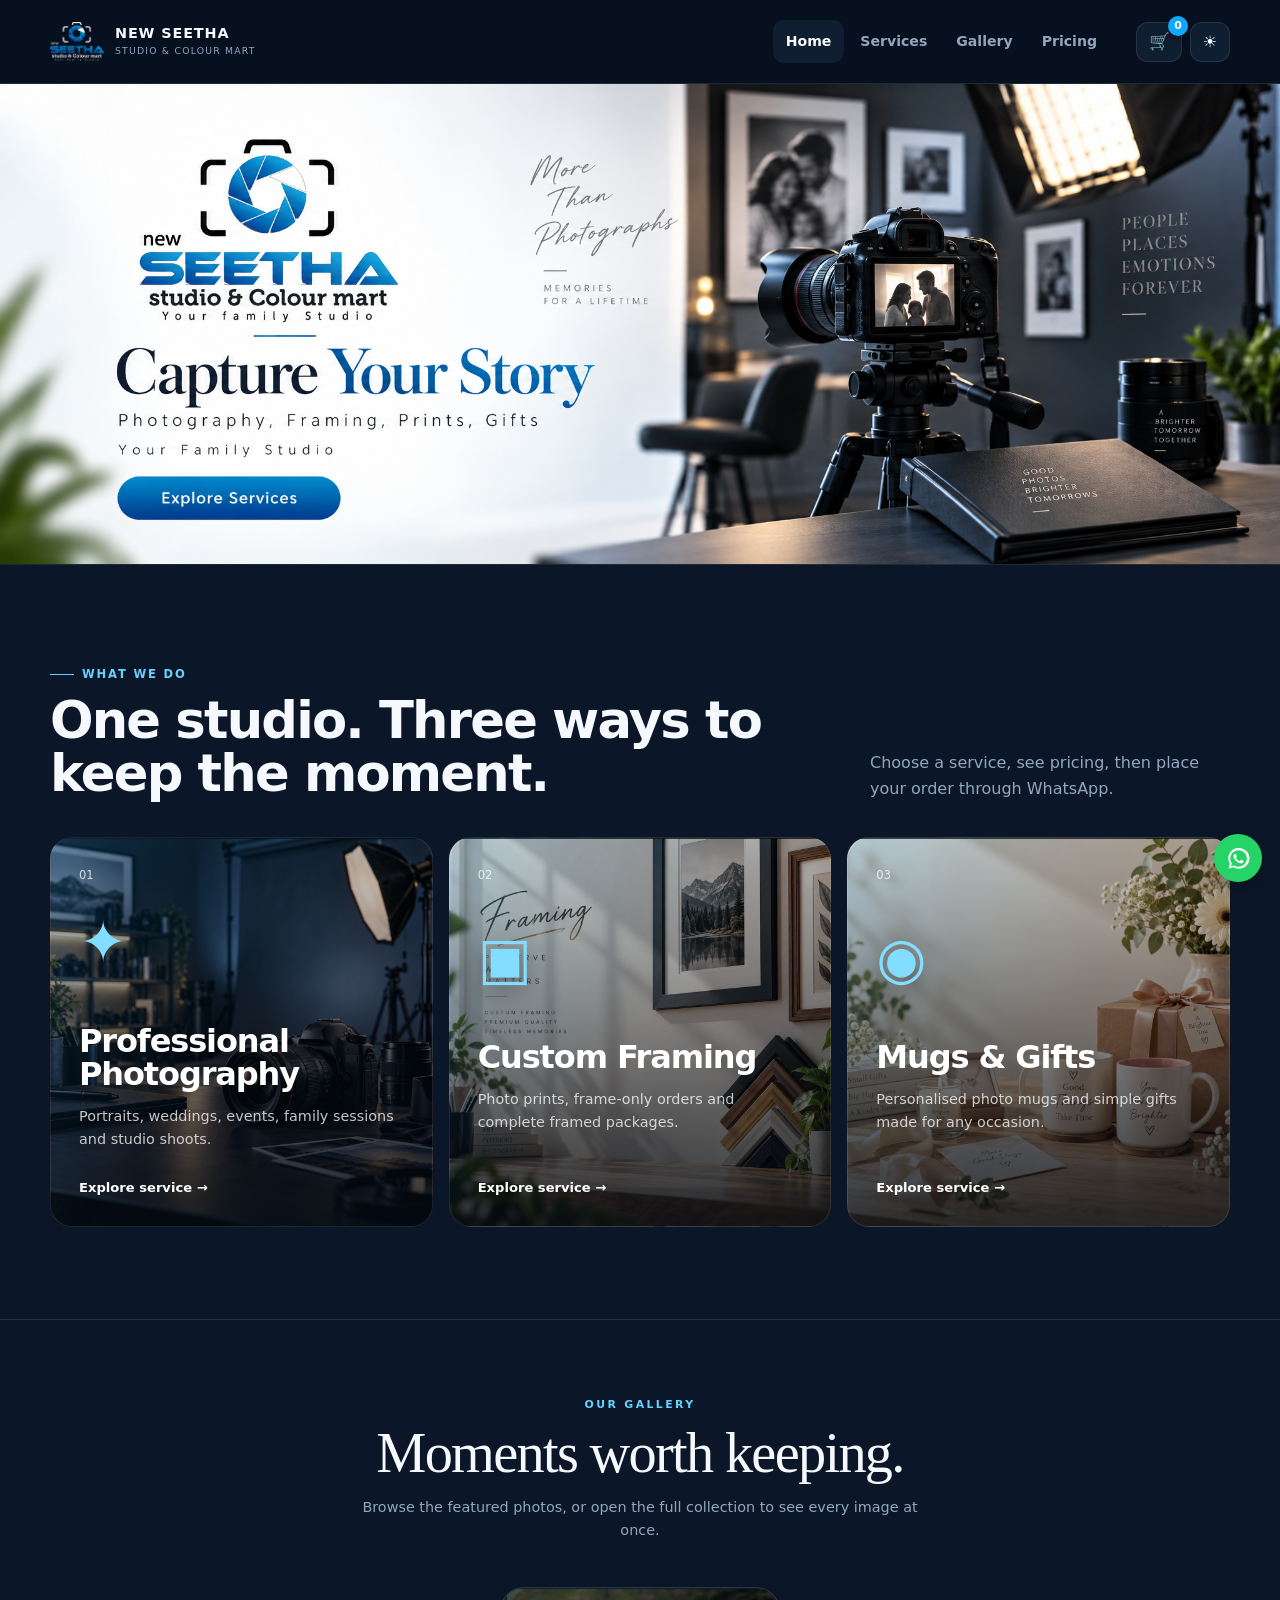
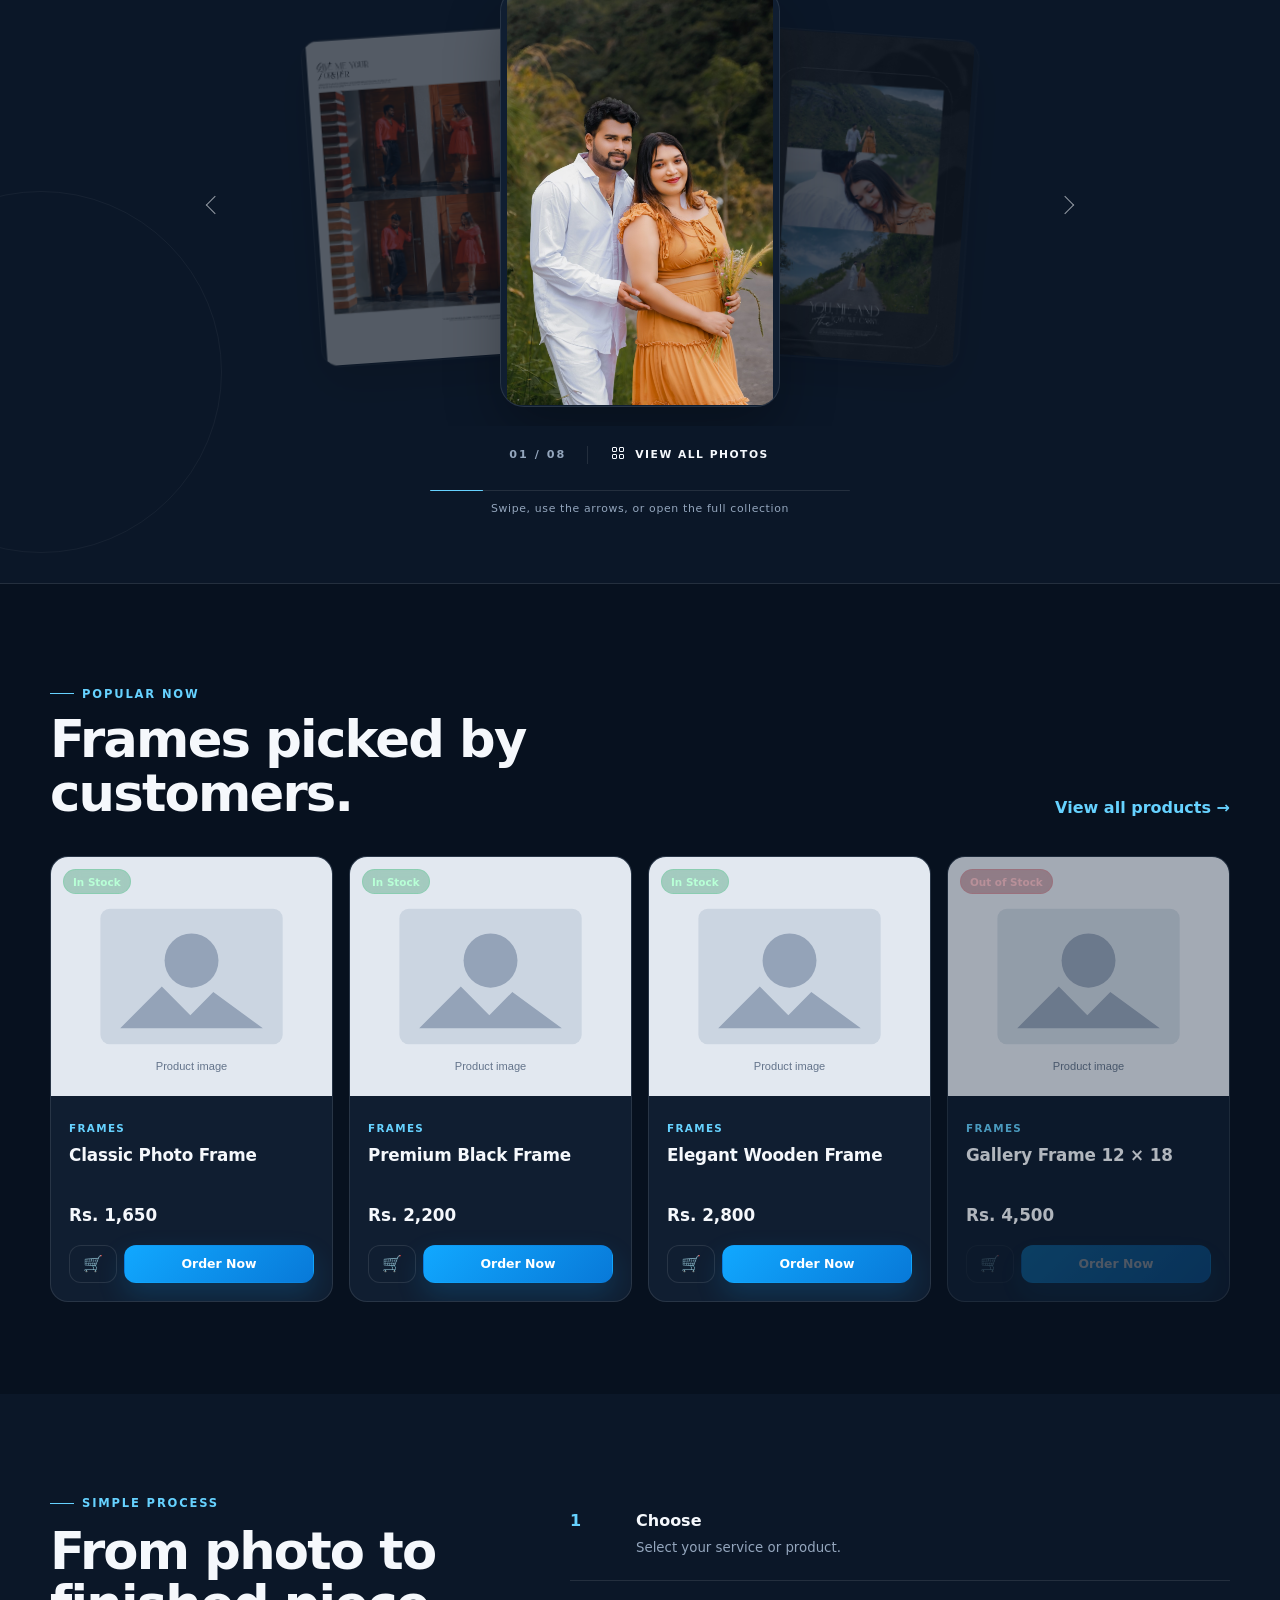
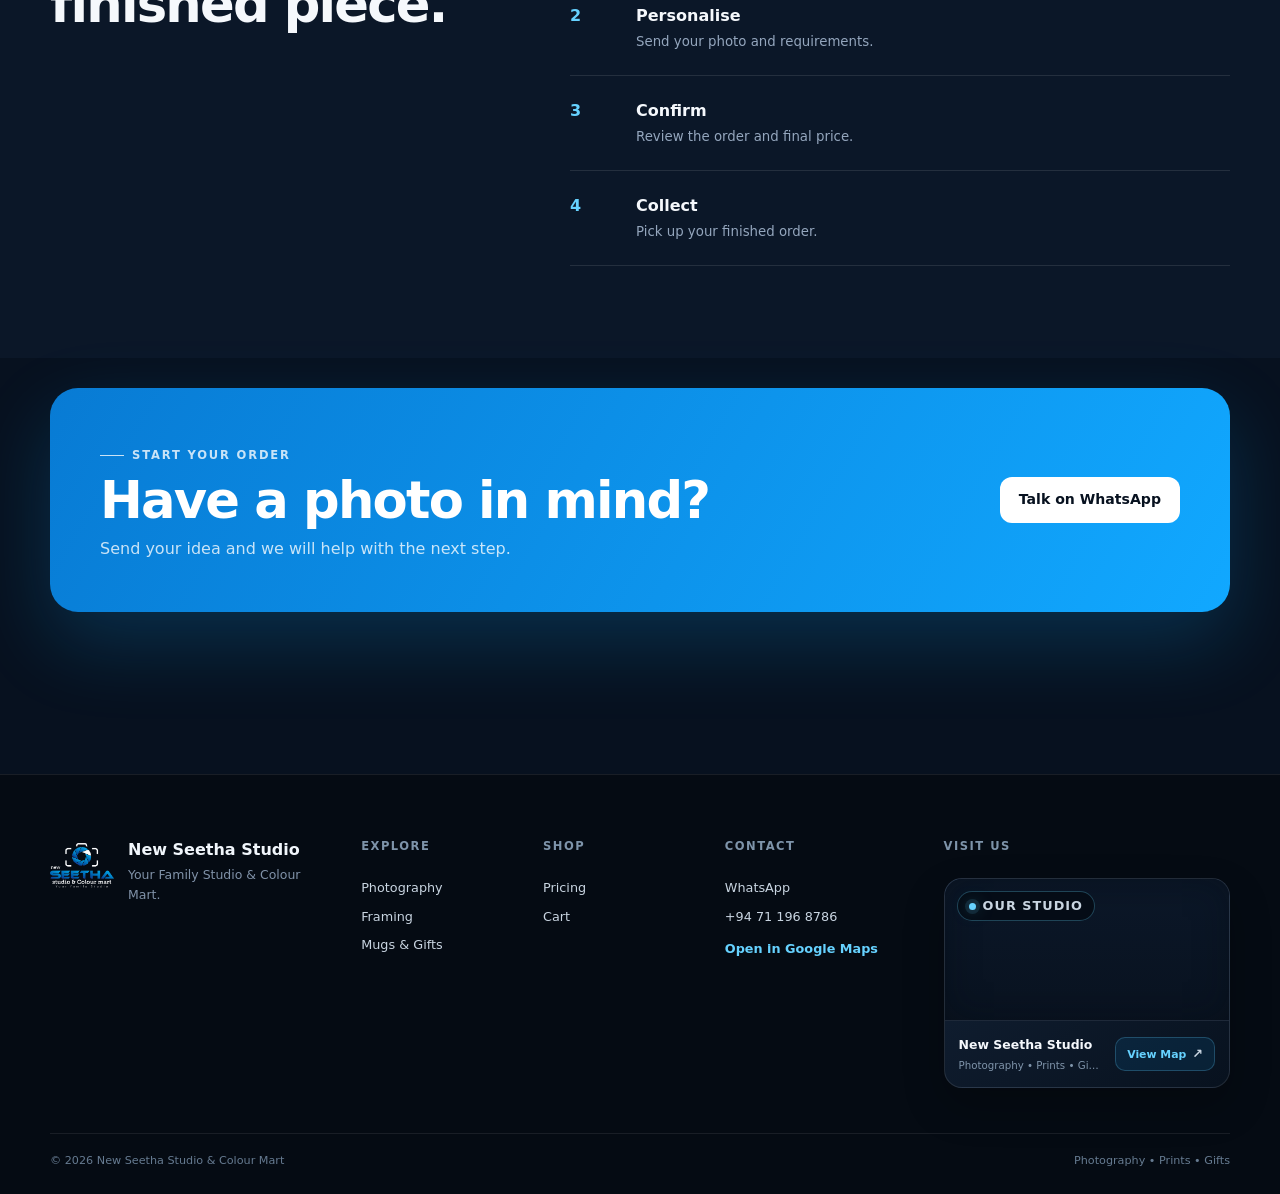
<file: index.html>
<!DOCTYPE html>

<html data-theme="dark" lang="en"><head><meta charset="utf-8"/><meta content="width=device-width,initial-scale=1" name="viewport"/><meta content="New Seetha Studio &amp; Colour Mart" name="description"/><title>New Seetha Studio &amp; Colour Mart</title><link href="style.css" rel="stylesheet"/></head><body class=""><header class="site-header"><div class="container nav-shell"><a aria-label="New Seetha Studio home" class="brand" href="index.html"><img alt="New Seetha Studio" src="logo.png"/><span><b>NEW SEETHA</b><small>STUDIO &amp; COLOUR MART</small></span></a><button aria-expanded="false" aria-label="Open menu" class="menu-toggle" id="menuToggle">☰</button><nav class="main-nav" id="mainNav"><a href="index.html">Home</a><div class="nav-drop"><button aria-expanded="false" aria-haspopup="true" class="nav-drop-btn" type="button">Services</button><div class="nav-drop-menu"><a href="shoots.html">Professional Shoots</a><a href="framing.html">Custom Framing</a><a href="mugs.html">Mugs &amp; Gifts</a></div></div><a href="index.html#art-gallery">Gallery</a><a href="pricing.html">Pricing</a></nav><div class="nav-actions"><a aria-label="Cart" class="cart-button" href="cart.html" title="Open Cart"><span aria-hidden="true" class="cart-icon">🛒</span><b class="cart-count">0</b></a><button aria-label="Switch theme" class="theme-button" id="themeToggle">◐</button></div></div></header><main><section class="home-banner-section"><div class="home-banner-frame"><img alt="New Seetha Studio homepage banner" src="assets/banner/home-banner.png"/></div></section>
<section class="section services-section"><div class="container"><div class="section-heading"><div><span class="kicker">WHAT WE DO</span><h2>One studio. Three ways to keep the moment.</h2></div><p>Choose a service, see pricing, then place your order through WhatsApp.</p></div><div class="service-grid"><a class="service-card service-photo" href="shoots.html" style="--service-bg:url('assets/services/photography-bg.png')"><span class="service-no">01</span><div class="service-icon">✦</div><h3>Professional Photography</h3><p>Portraits, weddings, events, family sessions and studio shoots.</p><span class="service-link">Explore service →</span></a><a class="service-card service-frame" href="framing.html" style="--service-bg:url('assets/services/framing-bg.png')"><span class="service-no">02</span><div class="service-icon">▣</div><h3>Custom Framing</h3><p>Photo prints, frame-only orders and complete framed packages.</p><span class="service-link">Explore service →</span></a><a class="service-card service-gift" href="mugs.html" style="--service-bg:url('assets/services/gifts-bg.png')"><span class="service-no">03</span><div class="service-icon">◉</div><h3>Mugs &amp; Gifts</h3><p>Personalised photo mugs and simple gifts made for any occasion.</p><span class="service-link">Explore service →</span></a></div></div></section>
<section class="section art-gallery-section" id="art-gallery">
<div class="container gallery-stage-container">
<div class="gallery-stage-heading">
<span class="gallery-eyebrow">OUR GALLERY</span>
<h2>Moments worth keeping.</h2>
<p>Browse the featured photos, or open the full collection to see every image at once.</p>
</div>
<div class="gallery-stage-shell">
  <div class="gallery-stage" id="galleryStage" aria-label="New Seetha Studio photo gallery carousel"></div>
  <div class="gallery-stage-controls" aria-label="Gallery navigation">
    <button class="gallery-round gallery-prev-control" id="galleryPrev" type="button" aria-label="Previous gallery photo"><span aria-hidden="true"></span></button>
    <button class="gallery-round gallery-next-control" id="galleryNext" type="button" aria-label="Next gallery photo"><span aria-hidden="true"></span></button>
  </div>
  <div class="gallery-stage-meta">
    <div class="gallery-stage-count" id="galleryCounter">01 / 08</div>
    <button class="gallery-seeall-btn" id="gallerySeeAllBtn" type="button" aria-expanded="false" aria-controls="gallerySeeAllWrap"><span class="gallery-grid-icon" aria-hidden="true"><i></i><i></i><i></i><i></i></span><span class="gallery-seeall-label">View All Photos</span></button>
  </div>
  <div class="gallery-progress" aria-hidden="true"><span id="galleryProgress"></span></div>
  <div class="gallery-seeall-wrap" id="gallerySeeAllWrap">
    <div class="gallery-seeall-grid" id="gallerySeeAllGrid"></div>
    <div class="gallery-hide-wrap">
      <button class="gallery-hide-btn" id="galleryHideBtn" type="button"><span aria-hidden="true" class="gallery-hide-arrow"></span><span>Hide Photos</span></button>
    </div>
  </div>
  <p class="gallery-hint">Swipe, use the arrows, or open the full collection</p>
</div>
</div>
</section><section class="section product-section"><div class="container"><div class="section-heading"><div><span class="kicker">POPULAR NOW</span><h2>Frames picked by customers.</h2></div><a class="text-link" href="pricing.html">View all products →</a></div><div class="product-grid" data-showcase="Frames"></div></div></section>
<section class="section process-section"><div class="container process-grid"><div><span class="kicker">SIMPLE PROCESS</span><h2>From photo to finished piece.</h2></div><div class="process-steps"><div><b>1</b><span><strong>Choose</strong><small>Select your service or product.</small></span></div><div><b>2</b><span><strong>Personalise</strong><small>Send your photo and requirements.</small></span></div><div><b>3</b><span><strong>Confirm</strong><small>Review the order and final price.</small></span></div><div><b>4</b><span><strong>Collect</strong><small>Pick up your finished order.</small></span></div></div></div></section>
<section class="section cta-section"><div class="container cta-card"><div><span class="kicker">START YOUR ORDER</span><h2>Have a photo in mind?</h2><p>Send your idea and we will help with the next step.</p></div><a class="btn btn-light" href="https://wa.me/94711968786">Talk on WhatsApp</a></div></section></main><div class="wa-agent"><button aria-label="WhatsApp support" class="wa-fab" id="waToggle">WA</button><div class="wa-panel" id="waPanel"><div class="wa-panel-head"><div><strong>WhatsApp Support</strong><span>New Seetha Studio</span></div><button aria-label="Close" id="waClose">×</button></div><textarea id="waMessage" placeholder="Type your message" rows="4"></textarea><button class="btn btn-primary btn-full" id="waSend">Open WhatsApp</button></div></div><footer class="site-footer"><div class="container footer-grid"><div class="footer-brand"><img alt="New Seetha Studio" src="logo.png"/><div><b>New Seetha Studio</b><p>Your Family Studio &amp; Colour Mart.</p></div></div><div><h4>Explore</h4><a href="shoots.html">Photography</a><a href="framing.html">Framing</a><a href="mugs.html">Mugs &amp; Gifts</a></div><div><h4>Shop</h4><a href="pricing.html">Pricing</a><a href="cart.html">Cart</a></div><div class="footer-contact"><h4>Contact</h4><a href="https://wa.me/94711968786" target="_blank" rel="noopener">WhatsApp</a><span>+94 71 196 8786</span><a class="footer-location-link" href="https://share.google/C4Yp39w2weAx5z0OM" target="_blank" rel="noopener">Open in Google Maps</a></div><div class="footer-map"><h4>Visit Us</h4><div class="location-card"><div class="location-map-wrap"><iframe src="https://www.google.com/maps?q=New%20Seetha%20Studio%20%26%20Colour%20Mart%2C%20Sri%20Lanka&output=embed" title="New Seetha Studio location" loading="lazy" referrerpolicy="no-referrer-when-downgrade" allowfullscreen></iframe><span class="location-map-badge"><span class="location-dot"></span>Our Studio</span></div><div class="location-card-body"><div class="location-copy"><strong>New Seetha Studio</strong><span>Photography • Prints • Gifts</span></div><a class="location-map-btn" href="https://share.google/C4Yp39w2weAx5z0OM" target="_blank" rel="noopener" aria-label="Open New Seetha Studio location in Google Maps">View Map <span aria-hidden="true">↗</span></a></div></div></div></div><div class="container footer-bottom"><span>© 2026 New Seetha Studio &amp; Colour Mart</span><span>Photography • Prints • Gifts</span></div></footer><script src="script.js"></script></body></html>
</file>
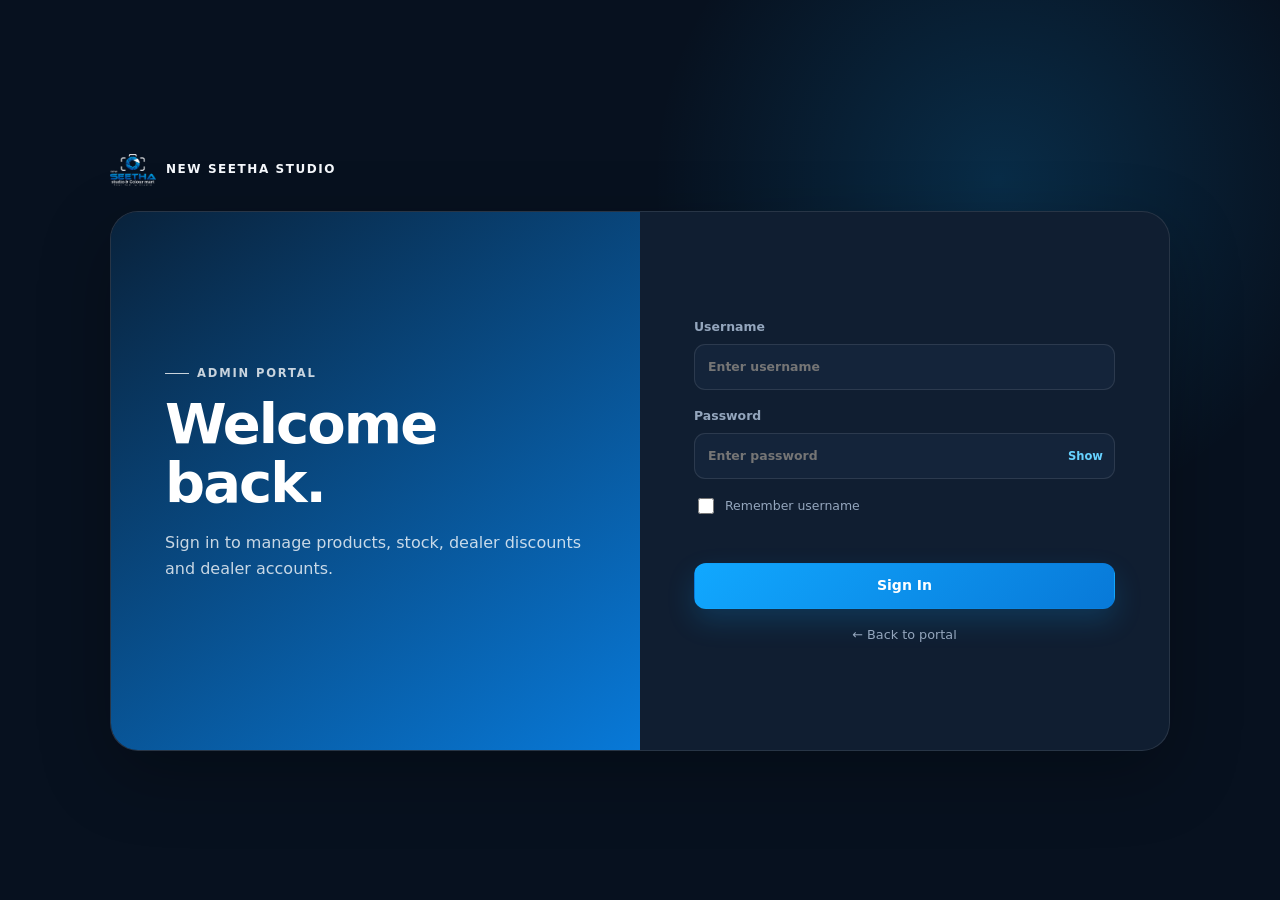
<file: admin-login.html>
<!DOCTYPE html>

<html data-theme="dark" lang="en"><head><meta charset="utf-8"/><meta content="width=device-width,initial-scale=1" name="viewport"/><title>Admin Login | New Seetha Studio</title><link href="style.css" rel="stylesheet"/><meta content="noindex,nofollow" name="robots"/></head><body class="auth-body"><main class="auth-shell"><a class="auth-brand" href="index.html"><img alt="New Seetha Studio" src="logo.png"/><span>NEW SEETHA STUDIO</span></a><section class="auth-card"><div class="auth-copy"><span class="kicker">ADMIN PORTAL</span><h1>Welcome back.</h1><p>Sign in to manage products, stock, dealer discounts and dealer accounts.</p></div><form class="auth-form" id="adminLoginForm"><label>Username<input autocomplete="username" id="adminUsername" placeholder="Enter username" required=""/></label><label>Password<div class="password-wrap"><input autocomplete="current-password" id="adminPassword" placeholder="Enter password" required="" type="password"/><button class="show-pass" data-target="adminPassword" type="button">Show</button></div></label><label class="check-row"><input id="rememberLogin" type="checkbox"/><span>Remember username</span></label><p class="form-error" id="loginError"></p><button class="btn btn-primary btn-full" type="submit">Sign In</button><a class="auth-back" href="login.html">← Back to portal</a></form></section></main><script src="script.js"></script></body></html>
</file>
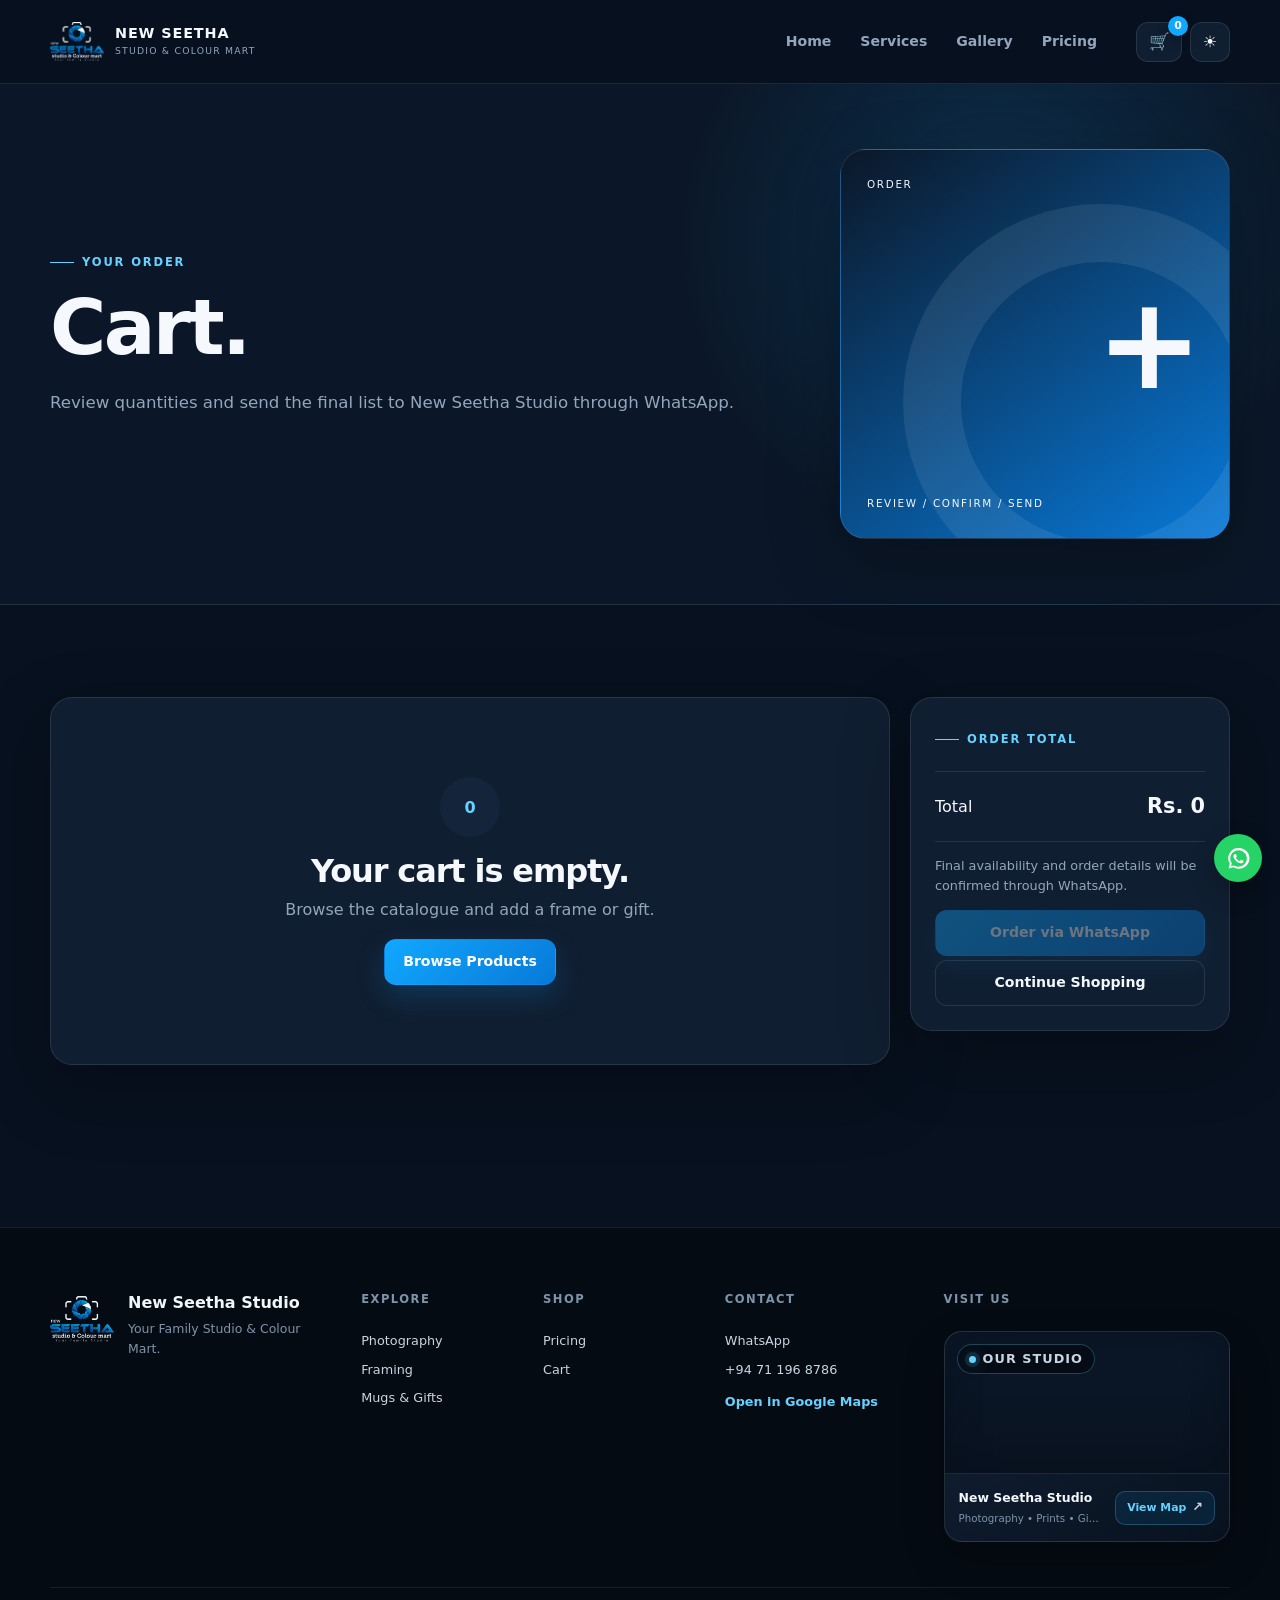
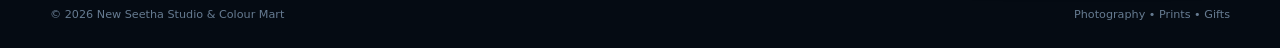
<file: cart.html>
<!DOCTYPE html>

<html data-theme="dark" lang="en"><head><meta charset="utf-8"/><meta content="width=device-width,initial-scale=1" name="viewport"/><meta content="New Seetha Studio &amp; Colour Mart" name="description"/><title>Cart | New Seetha Studio</title><link href="style.css" rel="stylesheet"/></head><body class=""><header class="site-header"><div class="container nav-shell"><a aria-label="New Seetha Studio home" class="brand" href="index.html"><img alt="New Seetha Studio" src="logo.png"/><span><b>NEW SEETHA</b><small>STUDIO &amp; COLOUR MART</small></span></a><button aria-expanded="false" aria-label="Open menu" class="menu-toggle" id="menuToggle">☰</button><nav class="main-nav" id="mainNav"><a href="index.html">Home</a><div class="nav-drop"><button aria-expanded="false" aria-haspopup="true" class="nav-drop-btn" type="button">Services</button><div class="nav-drop-menu"><a href="shoots.html">Professional Shoots</a><a href="framing.html">Custom Framing</a><a href="mugs.html">Mugs &amp; Gifts</a></div></div><a href="index.html#art-gallery">Gallery</a><a href="pricing.html">Pricing</a></nav><div class="nav-actions"><a aria-label="Cart" class="cart-button" href="cart.html" title="Open Cart"><span aria-hidden="true" class="cart-icon">🛒</span><b class="cart-count">0</b></a><button aria-label="Switch theme" class="theme-button" id="themeToggle">◐</button></div></div></header><main><section class="page-hero compact"><div class="container page-hero-grid"><div><span class="kicker">YOUR ORDER</span><h1>Cart.</h1><p>Review quantities and send the final list to New Seetha Studio through WhatsApp.</p></div><div class="abstract-poster poster-cart"><span>ORDER</span><b>+</b><small>REVIEW / CONFIRM / SEND</small></div></div></section><section class="section"><div class="container cart-layout"><div class="card cart-panel"><div id="fullCartItems"></div></div><aside class="card cart-summary-card"><span class="kicker">ORDER TOTAL</span><div class="cart-total-row"><span>Total</span><strong id="cartTotal">Rs. 0</strong></div><p>Final availability and order details will be confirmed through WhatsApp.</p><button class="btn btn-primary btn-full" id="orderCartButton" onclick="orderCartWhatsApp()" type="button">Order via WhatsApp</button><a class="btn btn-ghost btn-full" href="pricing.html">Continue Shopping</a></aside></div></section></main><div class="wa-agent"><button aria-label="WhatsApp support" class="wa-fab" id="waToggle">WA</button><div class="wa-panel" id="waPanel"><div class="wa-panel-head"><div><strong>WhatsApp Support</strong><span>New Seetha Studio</span></div><button aria-label="Close" id="waClose">×</button></div><textarea id="waMessage" placeholder="Type your message" rows="4"></textarea><button class="btn btn-primary btn-full" id="waSend">Open WhatsApp</button></div></div><footer class="site-footer"><div class="container footer-grid"><div class="footer-brand"><img alt="New Seetha Studio" src="logo.png"/><div><b>New Seetha Studio</b><p>Your Family Studio &amp; Colour Mart.</p></div></div><div><h4>Explore</h4><a href="shoots.html">Photography</a><a href="framing.html">Framing</a><a href="mugs.html">Mugs &amp; Gifts</a></div><div><h4>Shop</h4><a href="pricing.html">Pricing</a><a href="cart.html">Cart</a></div><div class="footer-contact"><h4>Contact</h4><a href="https://wa.me/94711968786" target="_blank" rel="noopener">WhatsApp</a><span>+94 71 196 8786</span><a class="footer-location-link" href="https://share.google/C4Yp39w2weAx5z0OM" target="_blank" rel="noopener">Open in Google Maps</a></div><div class="footer-map"><h4>Visit Us</h4><div class="location-card"><div class="location-map-wrap"><iframe src="https://www.google.com/maps?q=New%20Seetha%20Studio%20%26%20Colour%20Mart%2C%20Sri%20Lanka&output=embed" title="New Seetha Studio location" loading="lazy" referrerpolicy="no-referrer-when-downgrade" allowfullscreen></iframe><span class="location-map-badge"><span class="location-dot"></span>Our Studio</span></div><div class="location-card-body"><div class="location-copy"><strong>New Seetha Studio</strong><span>Photography • Prints • Gifts</span></div><a class="location-map-btn" href="https://share.google/C4Yp39w2weAx5z0OM" target="_blank" rel="noopener" aria-label="Open New Seetha Studio location in Google Maps">View Map <span aria-hidden="true">↗</span></a></div></div></div></div><div class="container footer-bottom"><span>© 2026 New Seetha Studio &amp; Colour Mart</span><span>Photography • Prints • Gifts</span></div></footer><script src="script.js"></script></body></html>
</file>
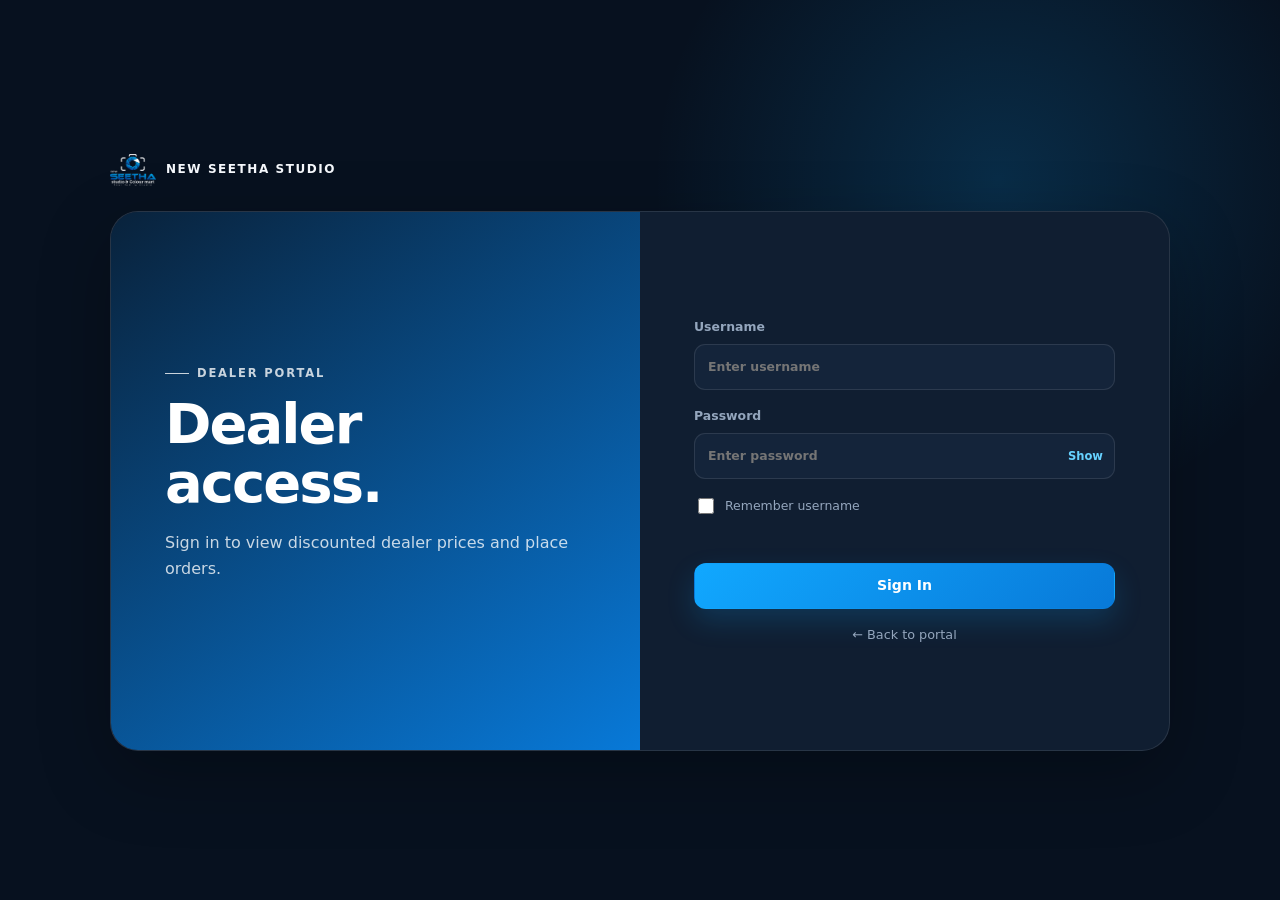
<file: dealer-login.html>
<!DOCTYPE html>

<html data-theme="dark" lang="en"><head><meta charset="utf-8"/><meta content="width=device-width,initial-scale=1" name="viewport"/><title>Dealer Login | New Seetha Studio</title><link href="style.css" rel="stylesheet"/><meta content="noindex,nofollow" name="robots"/></head><body class="auth-body"><main class="auth-shell"><a class="auth-brand" href="index.html"><img alt="New Seetha Studio" src="logo.png"/><span>NEW SEETHA STUDIO</span></a><section class="auth-card"><div class="auth-copy"><span class="kicker">DEALER PORTAL</span><h1>Dealer access.</h1><p>Sign in to view discounted dealer prices and place orders.</p></div><form class="auth-form" id="dealerLoginForm"><label>Username<input autocomplete="username" id="dealerUsername" placeholder="Enter username" required=""/></label><label>Password<div class="password-wrap"><input autocomplete="current-password" id="dealerPassword" placeholder="Enter password" required="" type="password"/><button class="show-pass" data-target="dealerPassword" type="button">Show</button></div></label><label class="check-row"><input id="rememberLogin" type="checkbox"/><span>Remember username</span></label><p class="form-error" id="dealerLoginError"></p><button class="btn btn-primary btn-full" type="submit">Sign In</button><a class="auth-back" href="login.html">← Back to portal</a></form></section></main><script src="script.js"></script></body></html>
</file>
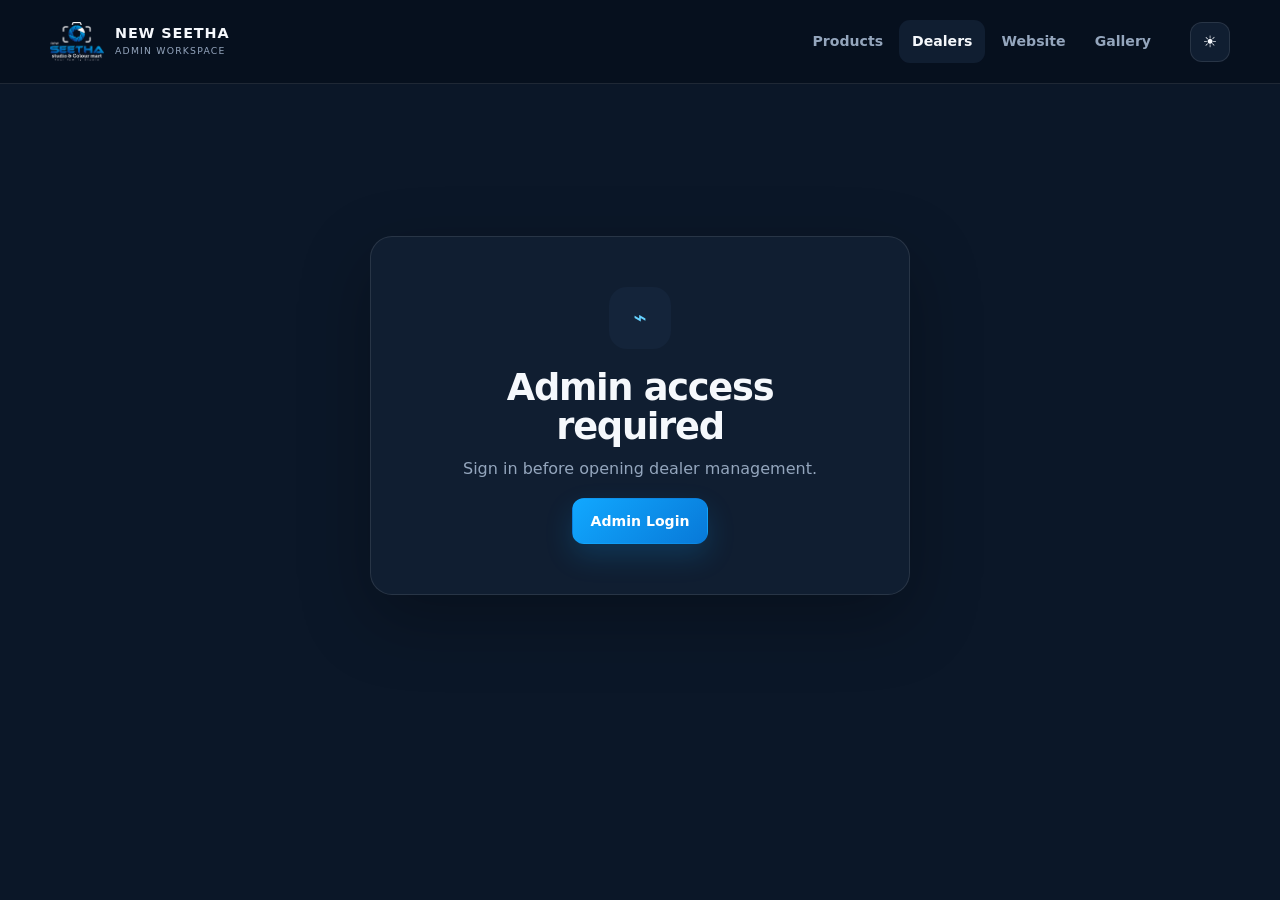
<file: dealer-management.html>
<!DOCTYPE html>

<html data-theme="dark" lang="en"><head><meta charset="utf-8"/><meta content="width=device-width,initial-scale=1" name="viewport"/><title>Dealer Management | New Seetha Studio</title><link href="style.css" rel="stylesheet"/><meta content="noindex,nofollow" name="robots"/></head><body><header class="site-header"><div class="container nav-shell"><a class="brand" href="index.html"><img alt="New Seetha Studio" src="logo.png"/><span><b>NEW SEETHA</b><small>ADMIN WORKSPACE</small></span></a><button aria-expanded="false" aria-label="Open menu" class="menu-toggle" id="menuToggle">☰</button><nav class="main-nav" id="mainNav"><a href="product-management.html">Products</a><a href="dealer-management.html">Dealers</a><a href="index.html">Website</a><a href="index.html#art-gallery">Gallery</a></nav><div class="nav-actions"><button aria-label="Switch theme" class="theme-button" id="themeToggle" type="button">◐</button></div></div></header><main><section class="section management-page"><div class="container"><div class="access-gate card" id="dealerMgmtGate"><span class="gate-icon">⌁</span><h1>Admin access required</h1><p>Sign in before opening dealer management.</p><a class="btn btn-primary" href="admin-login.html">Admin Login</a></div><div hidden="" id="dealerManager"><div class="management-head"><div><span class="kicker">ADMIN WORKSPACE</span><h1>Dealer Management</h1><p>Create, edit, disable and remove dealer accounts.</p></div><button class="btn btn-ghost" onclick="adminLogout()">Log Out</button></div><div class="card edit-panel dealer-edit"><div class="panel-head"><div><span class="kicker">ACCOUNT</span><h2 id="dealerFormTitle">Add Dealer Account</h2></div></div><div class="form-grid"><label>Dealer Name<input id="dmName" placeholder="Business or dealer name"/></label><label>Username<input id="dmUsername" placeholder="Dealer username"/></label><label>Password<input id="dmPassword" placeholder="Password" type="password"/></label><label>Status<select id="dmActive"><option value="true">Active</option><option value="false">Disabled</option></select></label></div><div class="form-actions"><button class="btn btn-primary" onclick="saveDealerForm()">Save Dealer</button></div></div><div class="card table-card"><div class="table-scroll"><table class="data-table"><thead><tr><th>Dealer</th><th>Username</th><th>Password</th><th>Status</th><th>Actions</th></tr></thead><tbody id="dealerManagementRows"></tbody></table></div></div></div></div></section></main><script src="script.js"></script></body></html>
</file>
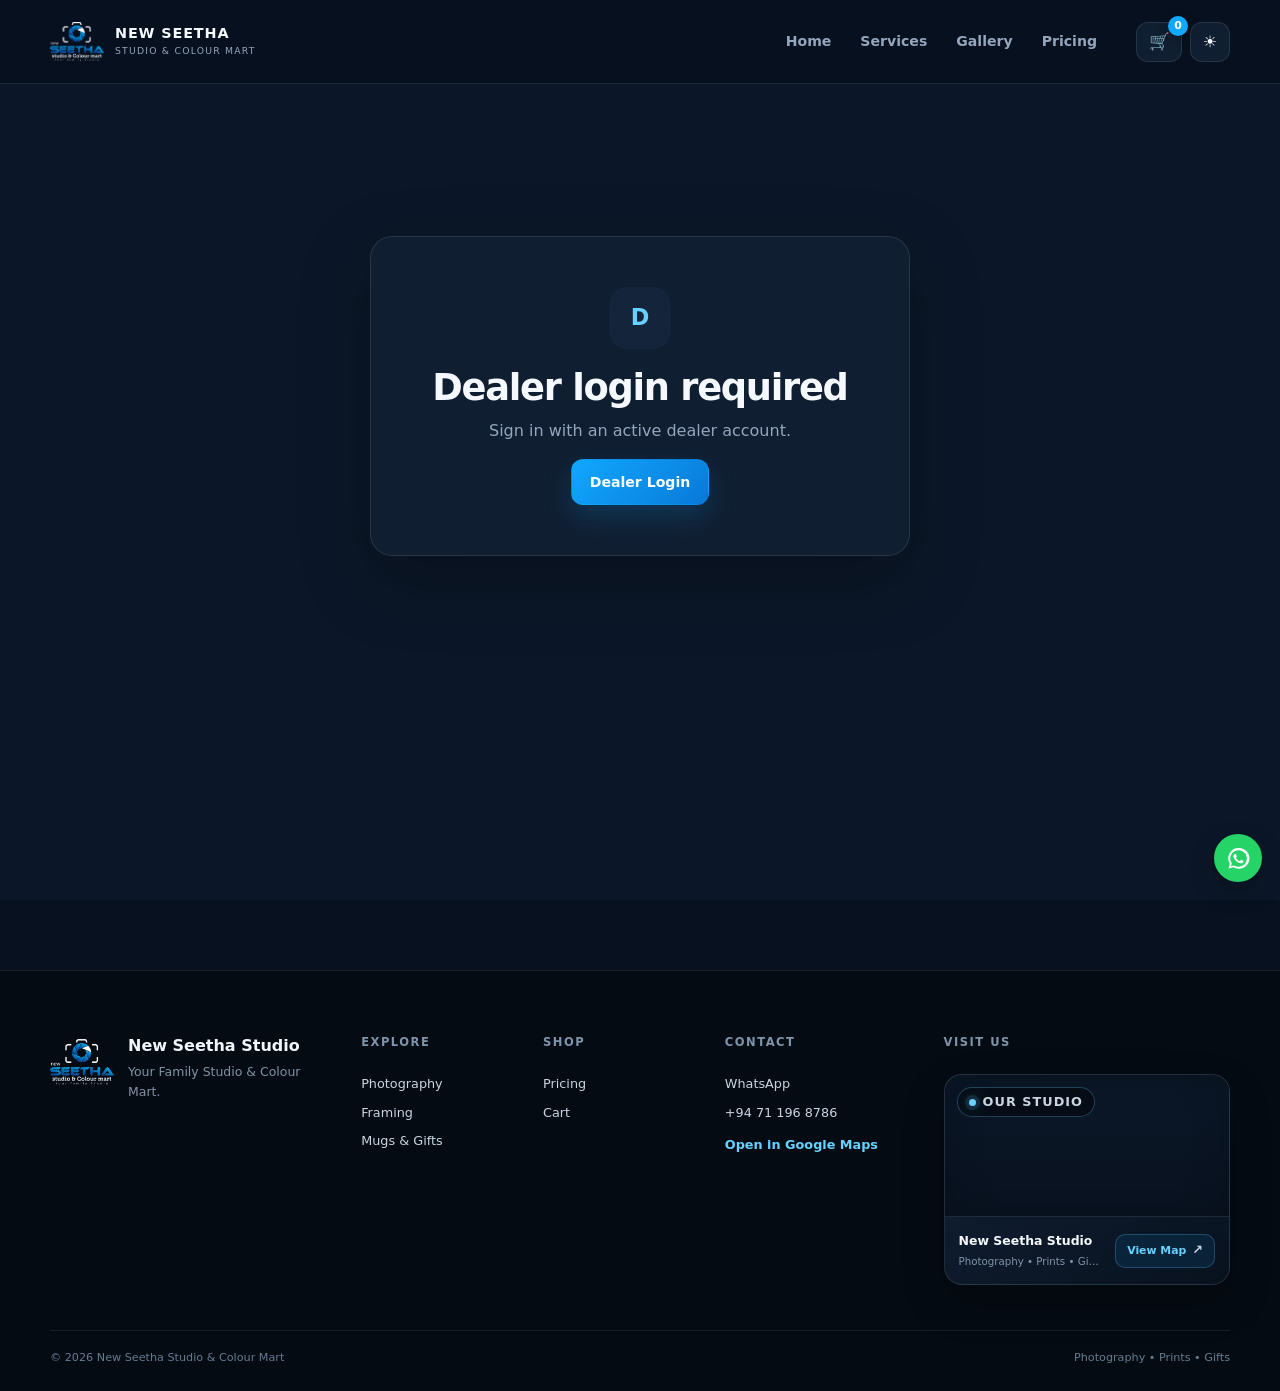
<file: dealer.html>
<!DOCTYPE html>

<html data-theme="dark" lang="en"><head><meta charset="utf-8"/><meta content="width=device-width,initial-scale=1" name="viewport"/><meta content="New Seetha Studio &amp; Colour Mart" name="description"/><title>Dealer Portal | New Seetha Studio</title><link href="style.css" rel="stylesheet"/><meta content="noindex,nofollow" name="robots"/></head><body class=""><header class="site-header"><div class="container nav-shell"><a aria-label="New Seetha Studio home" class="brand" href="index.html"><img alt="New Seetha Studio" src="logo.png"/><span><b>NEW SEETHA</b><small>STUDIO &amp; COLOUR MART</small></span></a><button aria-expanded="false" aria-label="Open menu" class="menu-toggle" id="menuToggle">☰</button><nav class="main-nav" id="mainNav"><a href="index.html">Home</a><div class="nav-drop"><button aria-expanded="false" aria-haspopup="true" class="nav-drop-btn" type="button">Services</button><div class="nav-drop-menu"><a href="shoots.html">Professional Shoots</a><a href="framing.html">Custom Framing</a><a href="mugs.html">Mugs &amp; Gifts</a></div></div><a href="index.html#art-gallery">Gallery</a><a href="pricing.html">Pricing</a></nav><div class="nav-actions"><a aria-label="Cart" class="cart-button" href="cart.html" title="Open Cart"><span aria-hidden="true" class="cart-icon">🛒</span><b class="cart-count">0</b></a><button aria-label="Switch theme" class="theme-button" id="themeToggle">◐</button></div></div></header><main><section class="section dealer-page"><div class="container"><div class="access-gate card" id="dealerGate"><span class="gate-icon">D</span><h1>Dealer login required</h1><p>Sign in with an active dealer account.</p><a class="btn btn-primary" href="dealer-login.html">Dealer Login</a></div><div hidden="" id="dealerPortal"><div class="management-head"><div><span class="kicker">DEALER WORKSPACE</span><h1>Hello, <span id="dealerName">Dealer</span>.</h1><p>Your discounted prices are shown below.</p></div><button class="btn btn-ghost" onclick="dealerLogout()">Log Out</button></div><div class="dealer-banner"><span>DEALER PRICING</span><b>Approved account discount applied automatically.</b></div><div class="section-heading compact-heading"><div><span class="kicker">FRAMES</span><h2>Frame collection</h2></div></div><div class="product-grid" data-dealer-showcase="Frames"></div><div class="section-heading compact-heading dealer-mugs"><div><span class="kicker">MUGS</span><h2>Mug collection</h2></div></div><div class="product-grid" data-dealer-showcase="Mugs"></div></div></div></section></main><div class="wa-agent"><button aria-label="WhatsApp support" class="wa-fab" id="waToggle">WA</button><div class="wa-panel" id="waPanel"><div class="wa-panel-head"><div><strong>WhatsApp Support</strong><span>New Seetha Studio</span></div><button aria-label="Close" id="waClose">×</button></div><textarea id="waMessage" placeholder="Type your message" rows="4"></textarea><button class="btn btn-primary btn-full" id="waSend">Open WhatsApp</button></div></div><footer class="site-footer"><div class="container footer-grid"><div class="footer-brand"><img alt="New Seetha Studio" src="logo.png"/><div><b>New Seetha Studio</b><p>Your Family Studio &amp; Colour Mart.</p></div></div><div><h4>Explore</h4><a href="shoots.html">Photography</a><a href="framing.html">Framing</a><a href="mugs.html">Mugs &amp; Gifts</a></div><div><h4>Shop</h4><a href="pricing.html">Pricing</a><a href="cart.html">Cart</a></div><div class="footer-contact"><h4>Contact</h4><a href="https://wa.me/94711968786" target="_blank" rel="noopener">WhatsApp</a><span>+94 71 196 8786</span><a class="footer-location-link" href="https://share.google/C4Yp39w2weAx5z0OM" target="_blank" rel="noopener">Open in Google Maps</a></div><div class="footer-map"><h4>Visit Us</h4><div class="location-card"><div class="location-map-wrap"><iframe src="https://www.google.com/maps?q=New%20Seetha%20Studio%20%26%20Colour%20Mart%2C%20Sri%20Lanka&output=embed" title="New Seetha Studio location" loading="lazy" referrerpolicy="no-referrer-when-downgrade" allowfullscreen></iframe><span class="location-map-badge"><span class="location-dot"></span>Our Studio</span></div><div class="location-card-body"><div class="location-copy"><strong>New Seetha Studio</strong><span>Photography • Prints • Gifts</span></div><a class="location-map-btn" href="https://share.google/C4Yp39w2weAx5z0OM" target="_blank" rel="noopener" aria-label="Open New Seetha Studio location in Google Maps">View Map <span aria-hidden="true">↗</span></a></div></div></div></div><div class="container footer-bottom"><span>© 2026 New Seetha Studio &amp; Colour Mart</span><span>Photography • Prints • Gifts</span></div></footer><script src="script.js"></script></body></html>
</file>
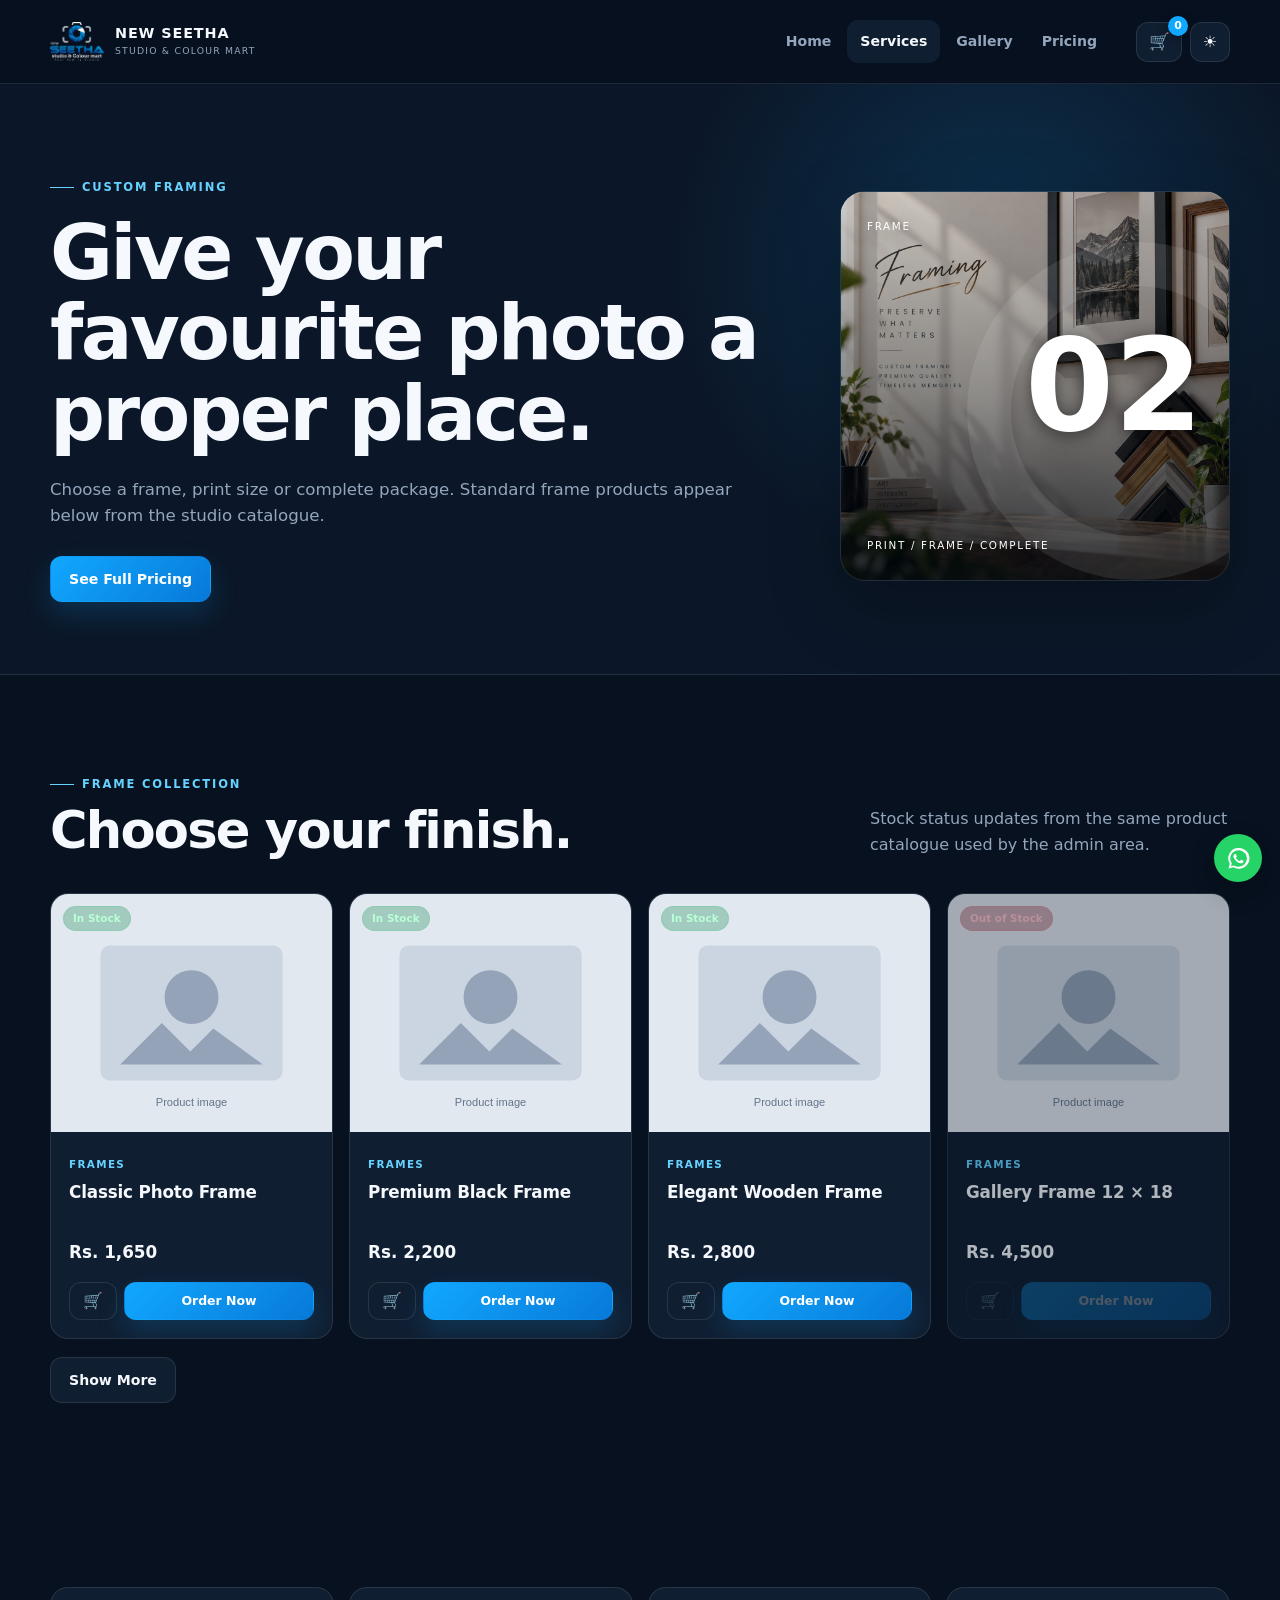
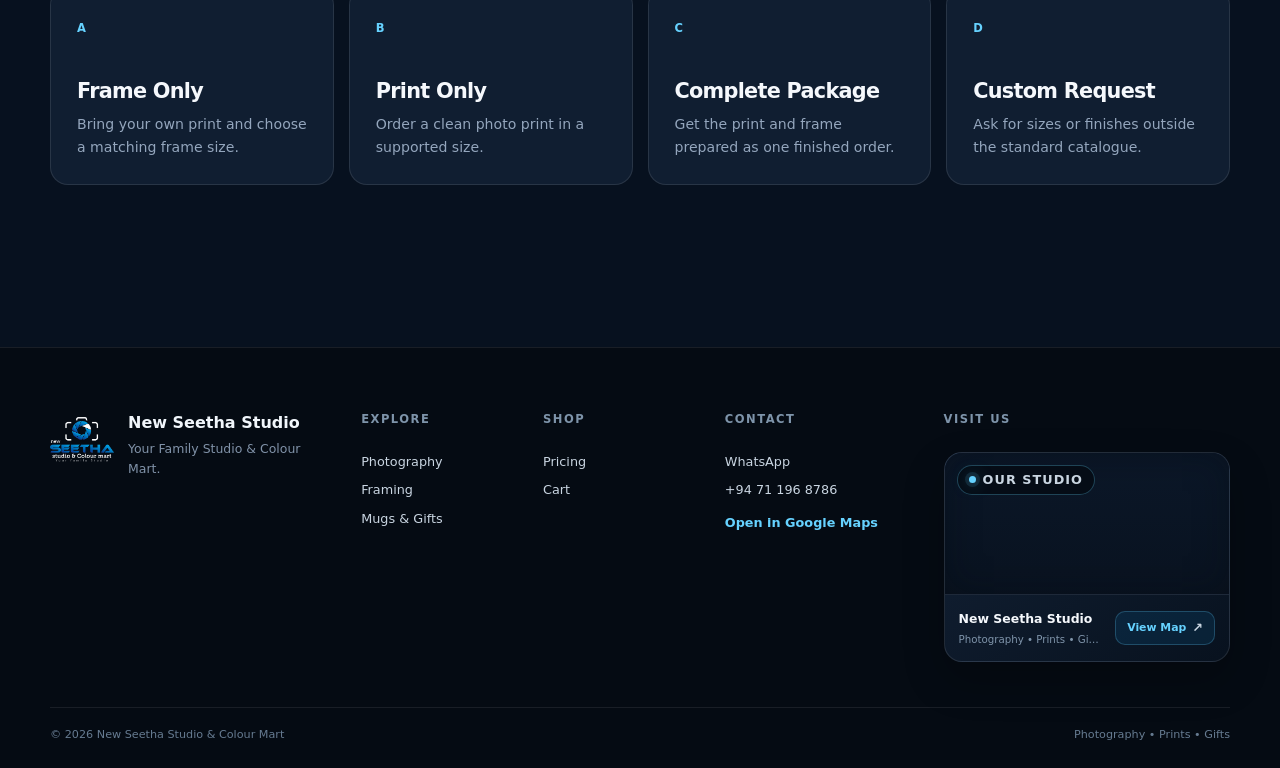
<file: framing.html>
<!DOCTYPE html>

<html data-theme="dark" lang="en"><head><meta charset="utf-8"/><meta content="width=device-width,initial-scale=1" name="viewport"/><meta content="New Seetha Studio &amp; Colour Mart" name="description"/><title>Custom Framing | New Seetha Studio</title><link href="style.css" rel="stylesheet"/></head><body class=""><header class="site-header"><div class="container nav-shell"><a aria-label="New Seetha Studio home" class="brand" href="index.html"><img alt="New Seetha Studio" src="logo.png"/><span><b>NEW SEETHA</b><small>STUDIO &amp; COLOUR MART</small></span></a><button aria-expanded="false" aria-label="Open menu" class="menu-toggle" id="menuToggle">☰</button><nav class="main-nav" id="mainNav"><a href="index.html">Home</a><div class="nav-drop"><button aria-expanded="false" aria-haspopup="true" class="nav-drop-btn" type="button">Services</button><div class="nav-drop-menu"><a href="shoots.html">Professional Shoots</a><a href="framing.html">Custom Framing</a><a href="mugs.html">Mugs &amp; Gifts</a></div></div><a href="index.html#art-gallery">Gallery</a><a href="pricing.html">Pricing</a></nav><div class="nav-actions"><a aria-label="Cart" class="cart-button" href="cart.html" title="Open Cart"><span aria-hidden="true" class="cart-icon">🛒</span><b class="cart-count">0</b></a><button aria-label="Switch theme" class="theme-button" id="themeToggle">◐</button></div></div></header><main><section class="page-hero"><div class="container page-hero-grid"><div><span class="kicker">CUSTOM FRAMING</span><h1>Give your favourite photo a proper place.</h1><p>Choose a frame, print size or complete package. Standard frame products appear below from the studio catalogue.</p><a class="btn btn-primary" href="pricing.html">See Full Pricing</a></div><div class="abstract-poster poster-frame poster-image" style="--poster-bg:url('assets/services/framing-bg.png')"><span>FRAME</span><b>02</b><small>PRINT / FRAME / COMPLETE</small></div></div></section><section class="section product-section"><div class="container"><div class="section-heading"><div><span class="kicker">FRAME COLLECTION</span><h2>Choose your finish.</h2></div><p>Stock status updates from the same product catalogue used by the admin area.</p></div><div class="product-grid" data-showcase="Frames"></div><button class="btn btn-ghost show-more-btn" data-more="Frames" onclick="toggleShowcase('Frames')">Show More</button></div></section><section class="section"><div class="container feature-grid"><article class="feature-card"><span>A</span><h3>Frame Only</h3><p>Bring your own print and choose a matching frame size.</p></article><article class="feature-card"><span>B</span><h3>Print Only</h3><p>Order a clean photo print in a supported size.</p></article><article class="feature-card"><span>C</span><h3>Complete Package</h3><p>Get the print and frame prepared as one finished order.</p></article><article class="feature-card"><span>D</span><h3>Custom Request</h3><p>Ask for sizes or finishes outside the standard catalogue.</p></article></div></section></main><div class="wa-agent"><button aria-label="WhatsApp support" class="wa-fab" id="waToggle">WA</button><div class="wa-panel" id="waPanel"><div class="wa-panel-head"><div><strong>WhatsApp Support</strong><span>New Seetha Studio</span></div><button aria-label="Close" id="waClose">×</button></div><textarea id="waMessage" placeholder="Type your message" rows="4"></textarea><button class="btn btn-primary btn-full" id="waSend">Open WhatsApp</button></div></div><footer class="site-footer"><div class="container footer-grid"><div class="footer-brand"><img alt="New Seetha Studio" src="logo.png"/><div><b>New Seetha Studio</b><p>Your Family Studio &amp; Colour Mart.</p></div></div><div><h4>Explore</h4><a href="shoots.html">Photography</a><a href="framing.html">Framing</a><a href="mugs.html">Mugs &amp; Gifts</a></div><div><h4>Shop</h4><a href="pricing.html">Pricing</a><a href="cart.html">Cart</a></div><div class="footer-contact"><h4>Contact</h4><a href="https://wa.me/94711968786" target="_blank" rel="noopener">WhatsApp</a><span>+94 71 196 8786</span><a class="footer-location-link" href="https://share.google/C4Yp39w2weAx5z0OM" target="_blank" rel="noopener">Open in Google Maps</a></div><div class="footer-map"><h4>Visit Us</h4><div class="location-card"><div class="location-map-wrap"><iframe src="https://www.google.com/maps?q=New%20Seetha%20Studio%20%26%20Colour%20Mart%2C%20Sri%20Lanka&output=embed" title="New Seetha Studio location" loading="lazy" referrerpolicy="no-referrer-when-downgrade" allowfullscreen></iframe><span class="location-map-badge"><span class="location-dot"></span>Our Studio</span></div><div class="location-card-body"><div class="location-copy"><strong>New Seetha Studio</strong><span>Photography • Prints • Gifts</span></div><a class="location-map-btn" href="https://share.google/C4Yp39w2weAx5z0OM" target="_blank" rel="noopener" aria-label="Open New Seetha Studio location in Google Maps">View Map <span aria-hidden="true">↗</span></a></div></div></div></div><div class="container footer-bottom"><span>© 2026 New Seetha Studio &amp; Colour Mart</span><span>Photography • Prints • Gifts</span></div></footer><script src="script.js"></script></body></html>
</file>
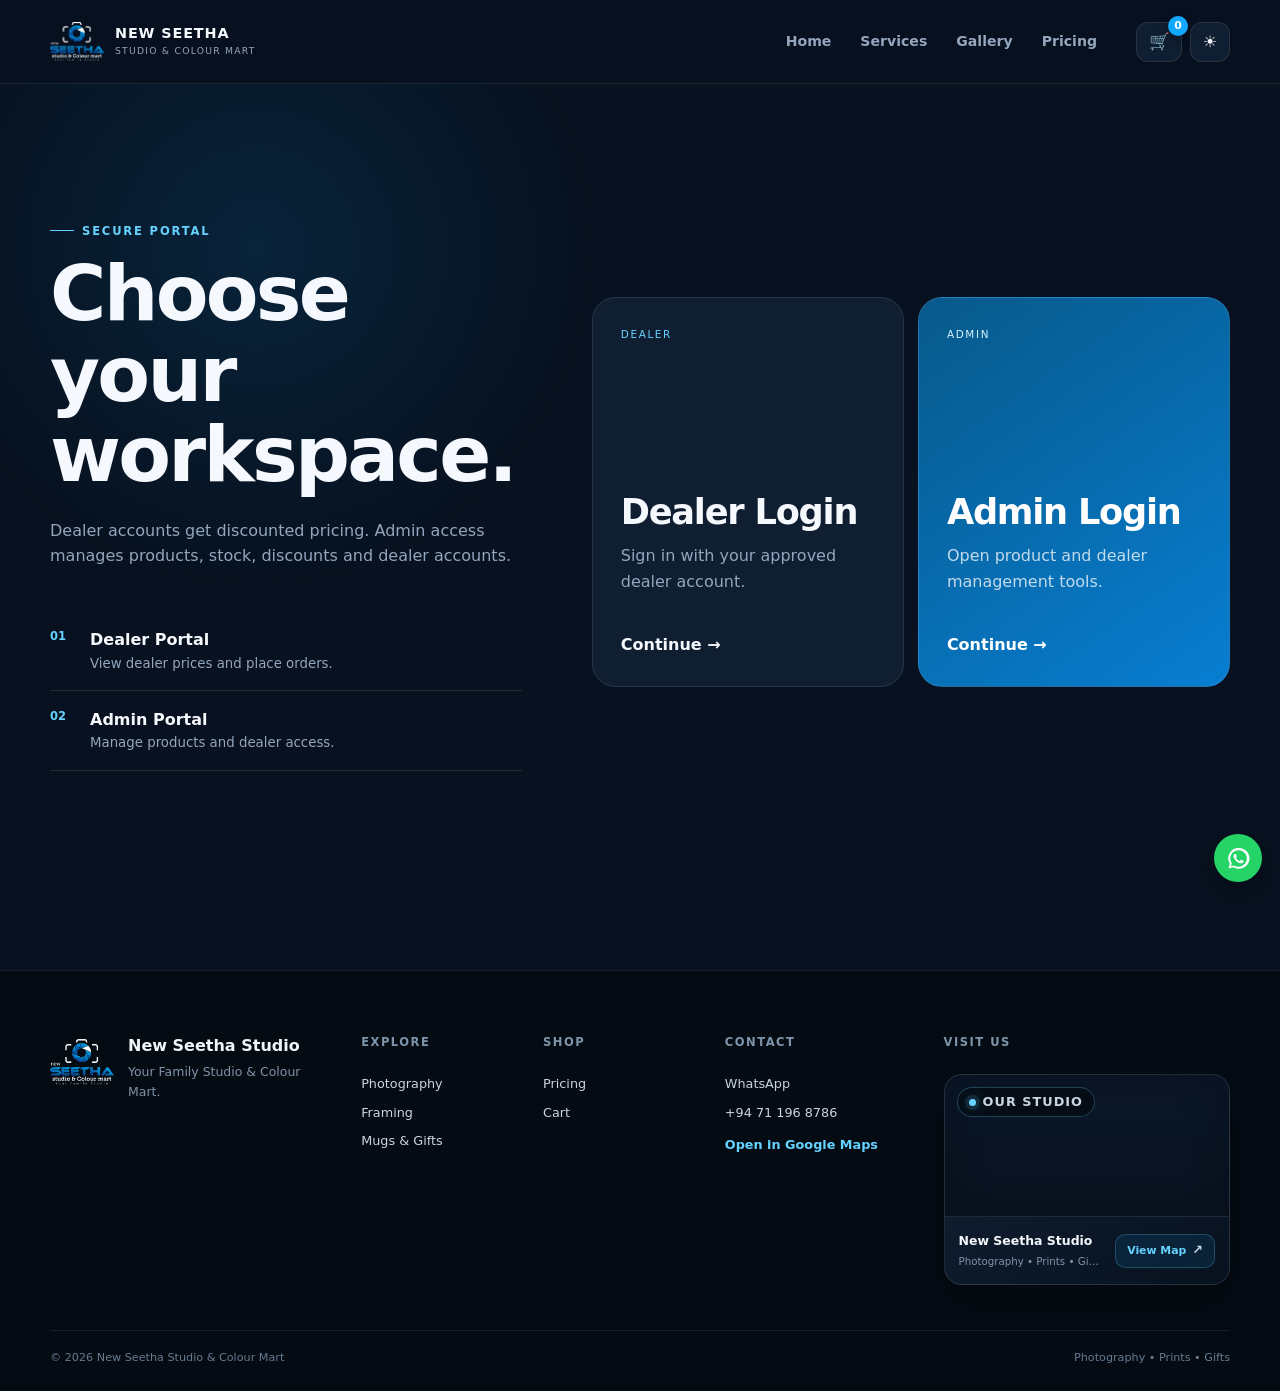
<file: login.html>
<!DOCTYPE html>

<html data-theme="dark" lang="en"><head><meta charset="utf-8"/><meta content="width=device-width,initial-scale=1" name="viewport"/><meta content="New Seetha Studio &amp; Colour Mart" name="description"/><title>Portal | New Seetha Studio</title><link href="style.css" rel="stylesheet"/><meta content="noindex,nofollow" name="robots"/></head><body class="portal-body"><header class="site-header"><div class="container nav-shell"><a aria-label="New Seetha Studio home" class="brand" href="index.html"><img alt="New Seetha Studio" src="logo.png"/><span><b>NEW SEETHA</b><small>STUDIO &amp; COLOUR MART</small></span></a><button aria-expanded="false" aria-label="Open menu" class="menu-toggle" id="menuToggle">☰</button><nav class="main-nav" id="mainNav"><a href="index.html">Home</a><div class="nav-drop"><button aria-expanded="false" aria-haspopup="true" class="nav-drop-btn" type="button">Services</button><div class="nav-drop-menu"><a href="shoots.html">Professional Shoots</a><a href="framing.html">Custom Framing</a><a href="mugs.html">Mugs &amp; Gifts</a></div></div><a href="index.html#art-gallery">Gallery</a><a href="pricing.html">Pricing</a></nav><div class="nav-actions"><a aria-label="Cart" class="cart-button" href="cart.html" title="Open Cart"><span aria-hidden="true" class="cart-icon">🛒</span><b class="cart-count">0</b></a><button aria-label="Switch theme" class="theme-button" id="themeToggle">◐</button></div></div></header><main><section class="portal-page"><div class="container portal-grid"><div class="portal-copy"><span class="kicker">SECURE PORTAL</span><h1>Choose your workspace.</h1><p>Dealer accounts get discounted pricing. Admin access manages products, stock, discounts and dealer accounts.</p><div class="portal-points"><div><b>01</b><span><strong>Dealer Portal</strong><small>View dealer prices and place orders.</small></span></div><div><b>02</b><span><strong>Admin Portal</strong><small>Manage products and dealer access.</small></span></div></div></div><div class="portal-options"><a class="portal-option" href="dealer-login.html"><span class="portal-badge">DEALER</span><h2>Dealer Login</h2><p>Sign in with your approved dealer account.</p><b>Continue →</b></a><a class="portal-option portal-admin" href="admin-login.html"><span class="portal-badge">ADMIN</span><h2>Admin Login</h2><p>Open product and dealer management tools.</p><b>Continue →</b></a></div></div></section></main><div class="wa-agent"><button aria-label="WhatsApp support" class="wa-fab" id="waToggle">WA</button><div class="wa-panel" id="waPanel"><div class="wa-panel-head"><div><strong>WhatsApp Support</strong><span>New Seetha Studio</span></div><button aria-label="Close" id="waClose">×</button></div><textarea id="waMessage" placeholder="Type your message" rows="4"></textarea><button class="btn btn-primary btn-full" id="waSend">Open WhatsApp</button></div></div><footer class="site-footer"><div class="container footer-grid"><div class="footer-brand"><img alt="New Seetha Studio" src="logo.png"/><div><b>New Seetha Studio</b><p>Your Family Studio &amp; Colour Mart.</p></div></div><div><h4>Explore</h4><a href="shoots.html">Photography</a><a href="framing.html">Framing</a><a href="mugs.html">Mugs &amp; Gifts</a></div><div><h4>Shop</h4><a href="pricing.html">Pricing</a><a href="cart.html">Cart</a></div><div class="footer-contact"><h4>Contact</h4><a href="https://wa.me/94711968786" target="_blank" rel="noopener">WhatsApp</a><span>+94 71 196 8786</span><a class="footer-location-link" href="https://share.google/C4Yp39w2weAx5z0OM" target="_blank" rel="noopener">Open in Google Maps</a></div><div class="footer-map"><h4>Visit Us</h4><div class="location-card"><div class="location-map-wrap"><iframe src="https://www.google.com/maps?q=New%20Seetha%20Studio%20%26%20Colour%20Mart%2C%20Sri%20Lanka&output=embed" title="New Seetha Studio location" loading="lazy" referrerpolicy="no-referrer-when-downgrade" allowfullscreen></iframe><span class="location-map-badge"><span class="location-dot"></span>Our Studio</span></div><div class="location-card-body"><div class="location-copy"><strong>New Seetha Studio</strong><span>Photography • Prints • Gifts</span></div><a class="location-map-btn" href="https://share.google/C4Yp39w2weAx5z0OM" target="_blank" rel="noopener" aria-label="Open New Seetha Studio location in Google Maps">View Map <span aria-hidden="true">↗</span></a></div></div></div></div><div class="container footer-bottom"><span>© 2026 New Seetha Studio &amp; Colour Mart</span><span>Photography • Prints • Gifts</span></div></footer><script src="script.js"></script></body></html>
</file>
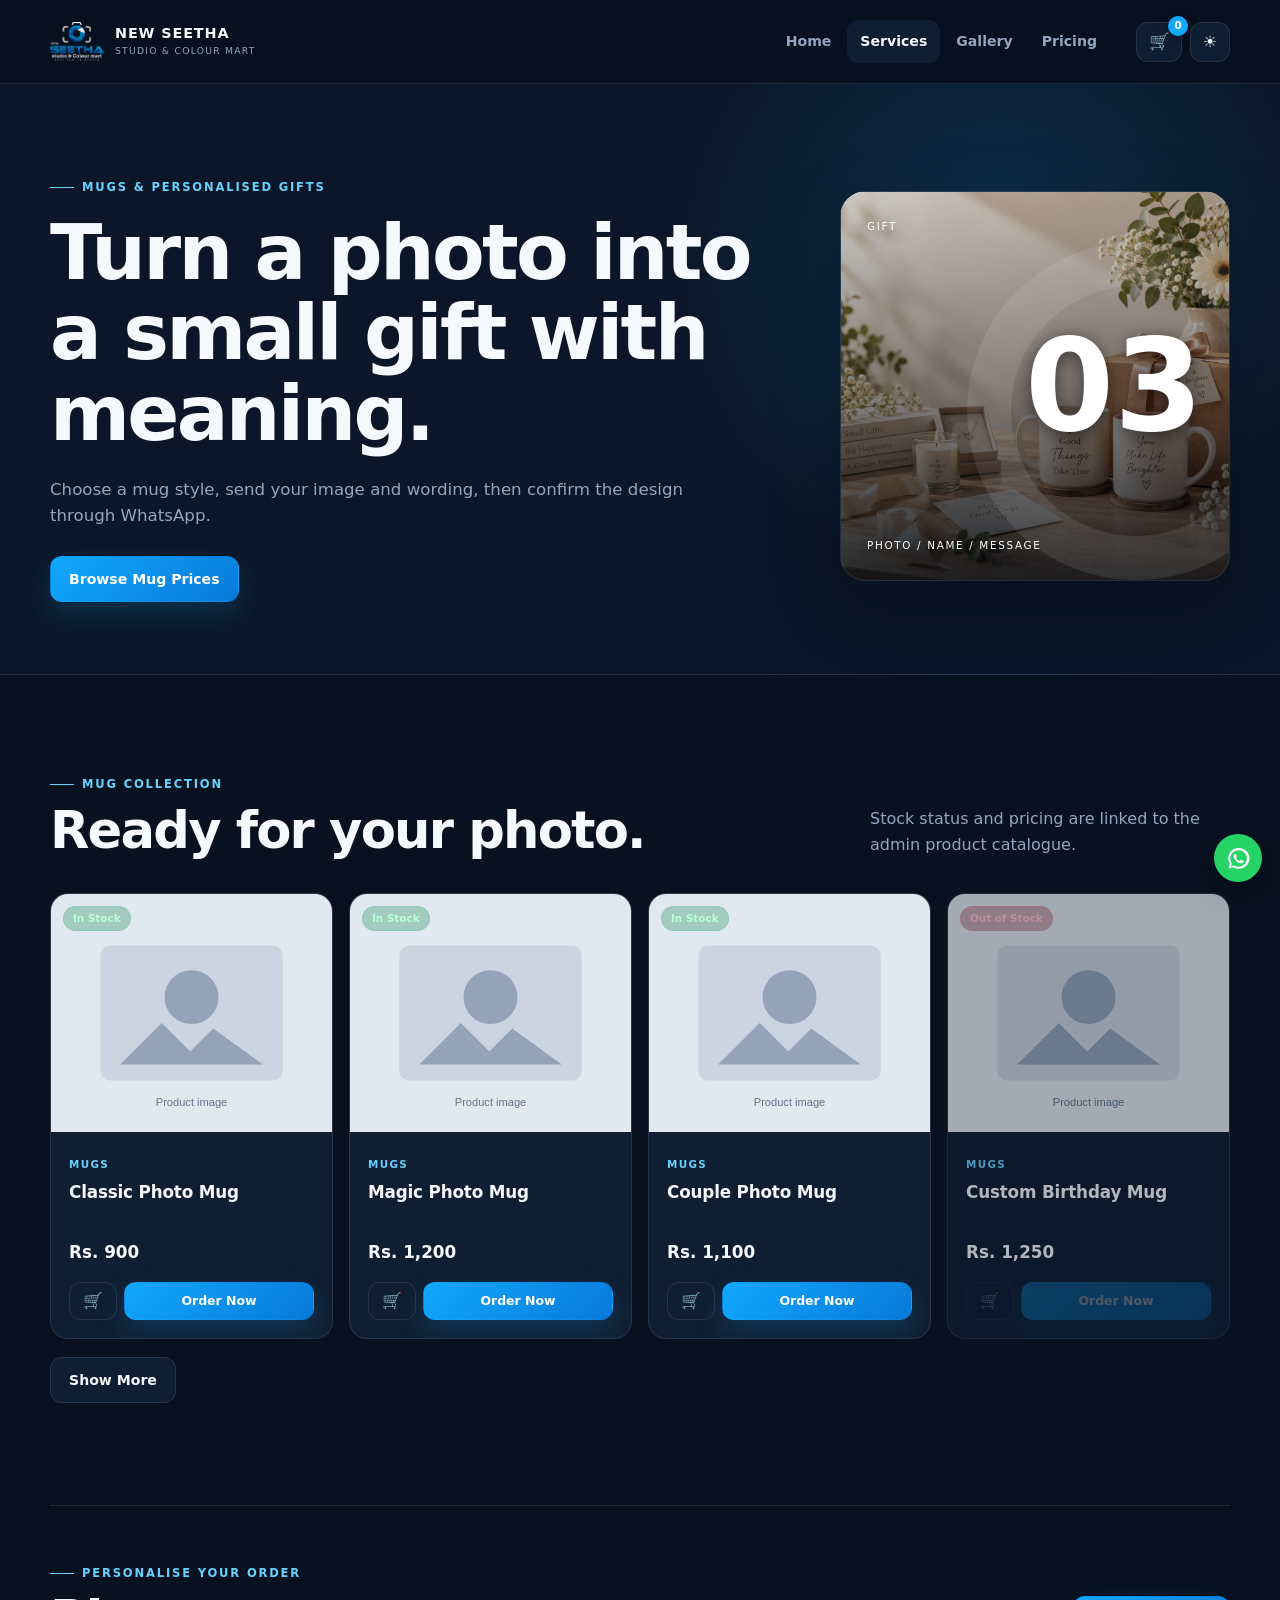
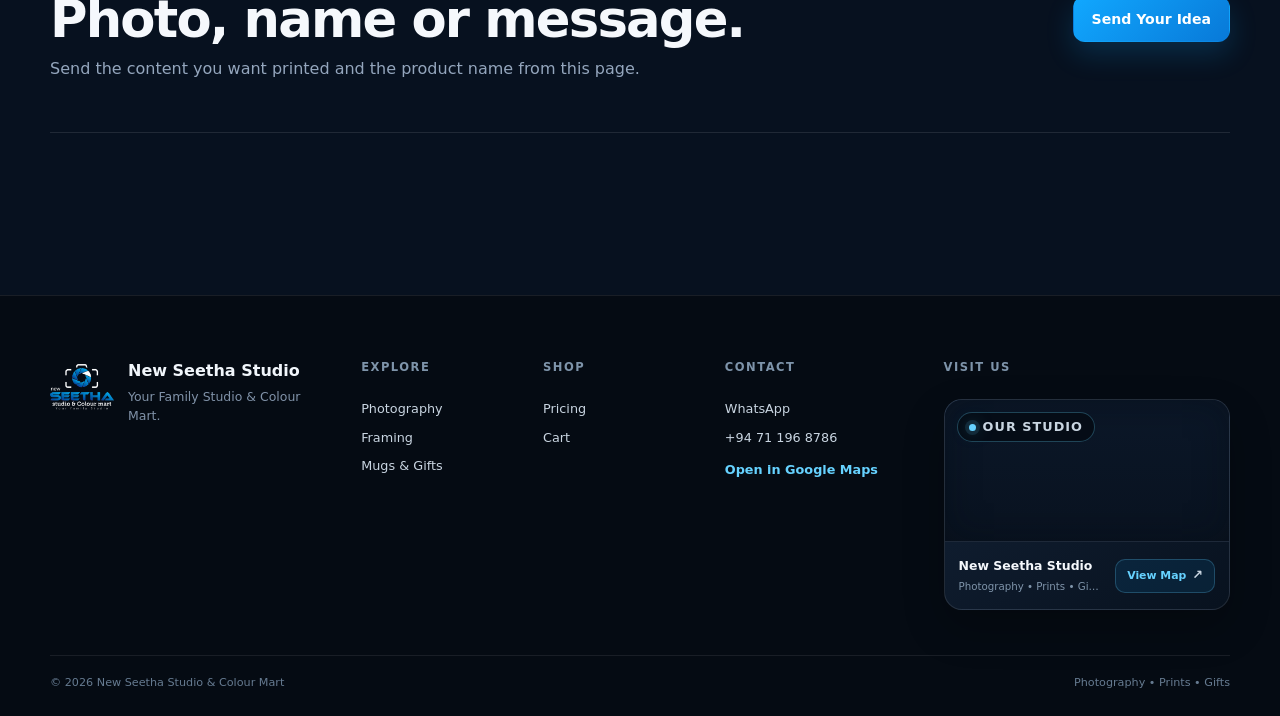
<file: mugs.html>
<!DOCTYPE html>

<html data-theme="dark" lang="en"><head><meta charset="utf-8"/><meta content="width=device-width,initial-scale=1" name="viewport"/><meta content="New Seetha Studio &amp; Colour Mart" name="description"/><title>Mugs &amp; Gifts | New Seetha Studio</title><link href="style.css" rel="stylesheet"/></head><body class=""><header class="site-header"><div class="container nav-shell"><a aria-label="New Seetha Studio home" class="brand" href="index.html"><img alt="New Seetha Studio" src="logo.png"/><span><b>NEW SEETHA</b><small>STUDIO &amp; COLOUR MART</small></span></a><button aria-expanded="false" aria-label="Open menu" class="menu-toggle" id="menuToggle">☰</button><nav class="main-nav" id="mainNav"><a href="index.html">Home</a><div class="nav-drop"><button aria-expanded="false" aria-haspopup="true" class="nav-drop-btn" type="button">Services</button><div class="nav-drop-menu"><a href="shoots.html">Professional Shoots</a><a href="framing.html">Custom Framing</a><a href="mugs.html">Mugs &amp; Gifts</a></div></div><a href="index.html#art-gallery">Gallery</a><a href="pricing.html">Pricing</a></nav><div class="nav-actions"><a aria-label="Cart" class="cart-button" href="cart.html" title="Open Cart"><span aria-hidden="true" class="cart-icon">🛒</span><b class="cart-count">0</b></a><button aria-label="Switch theme" class="theme-button" id="themeToggle">◐</button></div></div></header><main><section class="page-hero"><div class="container page-hero-grid"><div><span class="kicker">MUGS &amp; PERSONALISED GIFTS</span><h1>Turn a photo into a small gift with meaning.</h1><p>Choose a mug style, send your image and wording, then confirm the design through WhatsApp.</p><a class="btn btn-primary" href="pricing.html">Browse Mug Prices</a></div><div class="abstract-poster poster-mug poster-image" style="--poster-bg:url('assets/services/gifts-bg.png')"><span>GIFT</span><b>03</b><small>PHOTO / NAME / MESSAGE</small></div></div></section><section class="section product-section"><div class="container"><div class="section-heading"><div><span class="kicker">MUG COLLECTION</span><h2>Ready for your photo.</h2></div><p>Stock status and pricing are linked to the admin product catalogue.</p></div><div class="product-grid" data-showcase="Mugs"></div><button class="btn btn-ghost show-more-btn" data-more="Mugs" onclick="toggleShowcase('Mugs')">Show More</button></div></section><section class="section split-section"><div class="container split-card"><div><span class="kicker">PERSONALISE YOUR ORDER</span><h2>Photo, name or message.</h2><p>Send the content you want printed and the product name from this page.</p></div><a class="btn btn-primary" href="https://wa.me/94711968786">Send Your Idea</a></div></section></main><div class="wa-agent"><button aria-label="WhatsApp support" class="wa-fab" id="waToggle">WA</button><div class="wa-panel" id="waPanel"><div class="wa-panel-head"><div><strong>WhatsApp Support</strong><span>New Seetha Studio</span></div><button aria-label="Close" id="waClose">×</button></div><textarea id="waMessage" placeholder="Type your message" rows="4"></textarea><button class="btn btn-primary btn-full" id="waSend">Open WhatsApp</button></div></div><footer class="site-footer"><div class="container footer-grid"><div class="footer-brand"><img alt="New Seetha Studio" src="logo.png"/><div><b>New Seetha Studio</b><p>Your Family Studio &amp; Colour Mart.</p></div></div><div><h4>Explore</h4><a href="shoots.html">Photography</a><a href="framing.html">Framing</a><a href="mugs.html">Mugs &amp; Gifts</a></div><div><h4>Shop</h4><a href="pricing.html">Pricing</a><a href="cart.html">Cart</a></div><div class="footer-contact"><h4>Contact</h4><a href="https://wa.me/94711968786" target="_blank" rel="noopener">WhatsApp</a><span>+94 71 196 8786</span><a class="footer-location-link" href="https://share.google/C4Yp39w2weAx5z0OM" target="_blank" rel="noopener">Open in Google Maps</a></div><div class="footer-map"><h4>Visit Us</h4><div class="location-card"><div class="location-map-wrap"><iframe src="https://www.google.com/maps?q=New%20Seetha%20Studio%20%26%20Colour%20Mart%2C%20Sri%20Lanka&output=embed" title="New Seetha Studio location" loading="lazy" referrerpolicy="no-referrer-when-downgrade" allowfullscreen></iframe><span class="location-map-badge"><span class="location-dot"></span>Our Studio</span></div><div class="location-card-body"><div class="location-copy"><strong>New Seetha Studio</strong><span>Photography • Prints • Gifts</span></div><a class="location-map-btn" href="https://share.google/C4Yp39w2weAx5z0OM" target="_blank" rel="noopener" aria-label="Open New Seetha Studio location in Google Maps">View Map <span aria-hidden="true">↗</span></a></div></div></div></div><div class="container footer-bottom"><span>© 2026 New Seetha Studio &amp; Colour Mart</span><span>Photography • Prints • Gifts</span></div></footer><script src="script.js"></script></body></html>
</file>
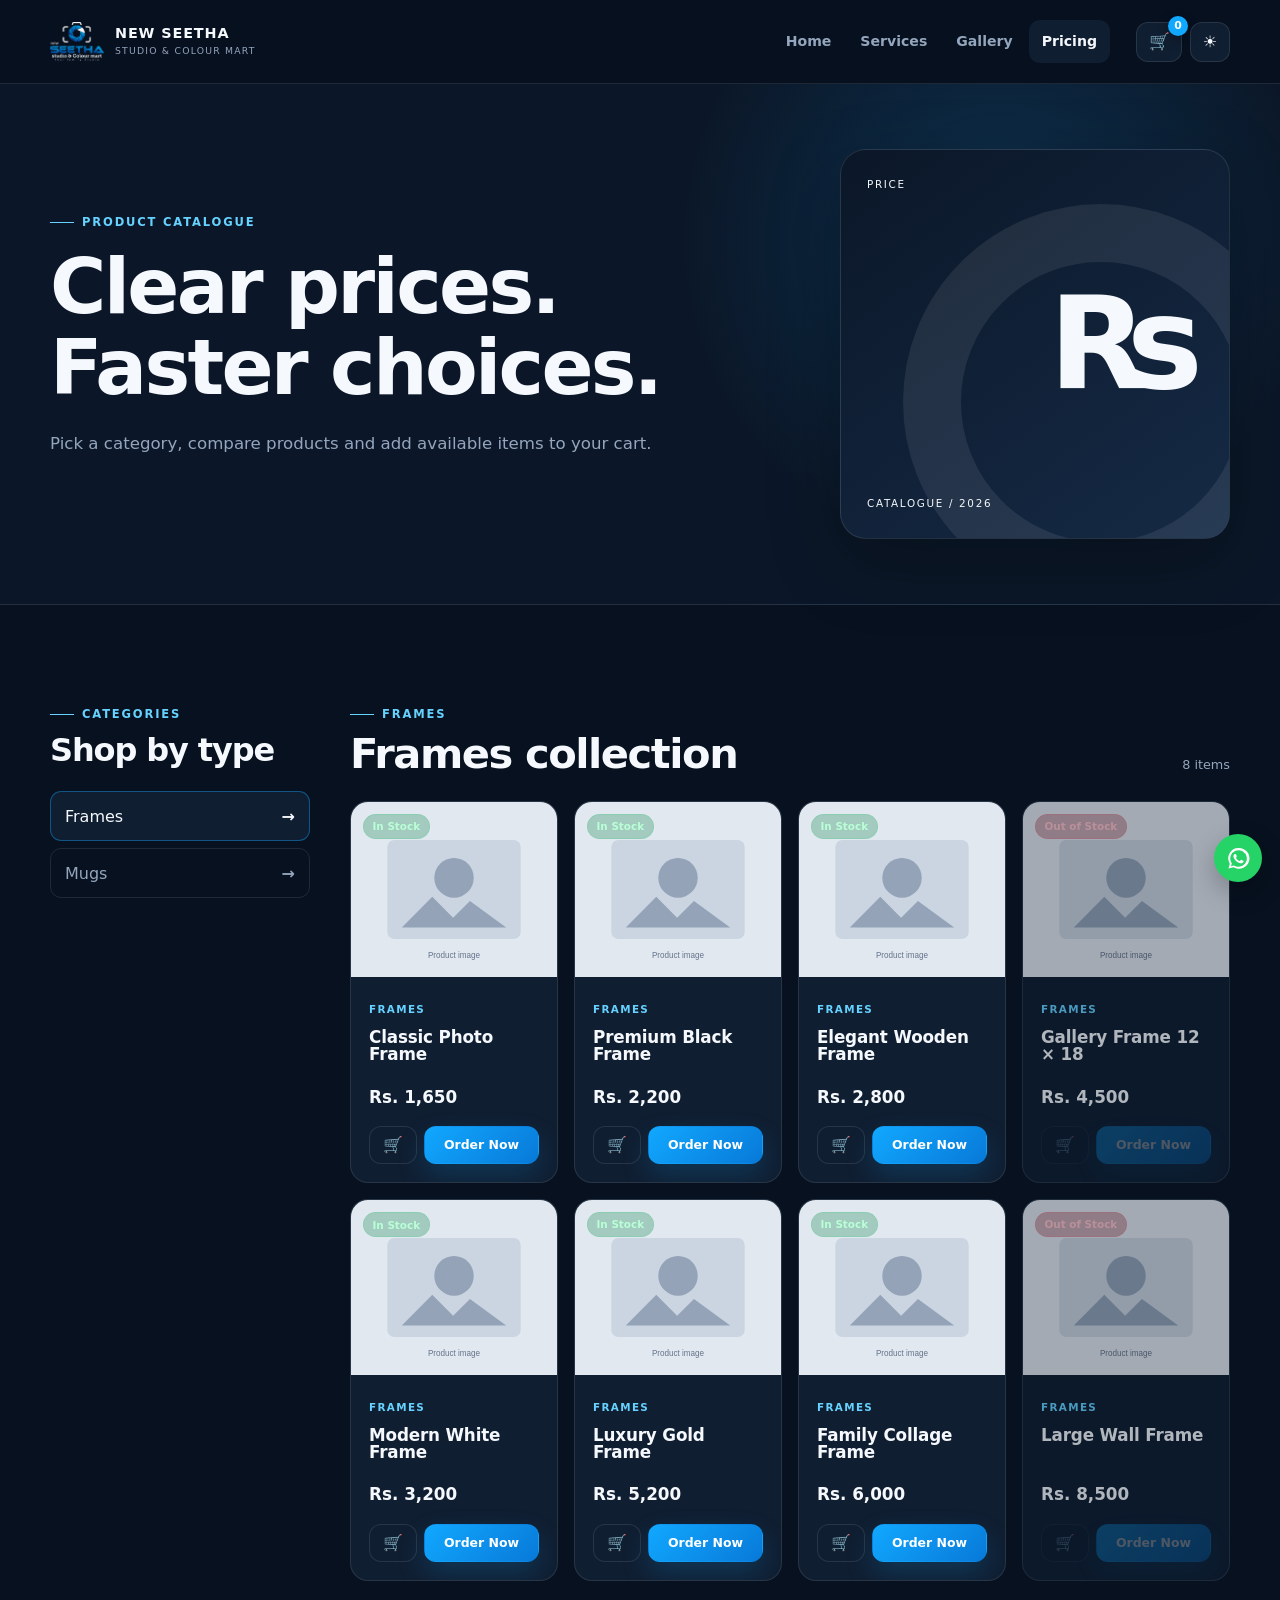
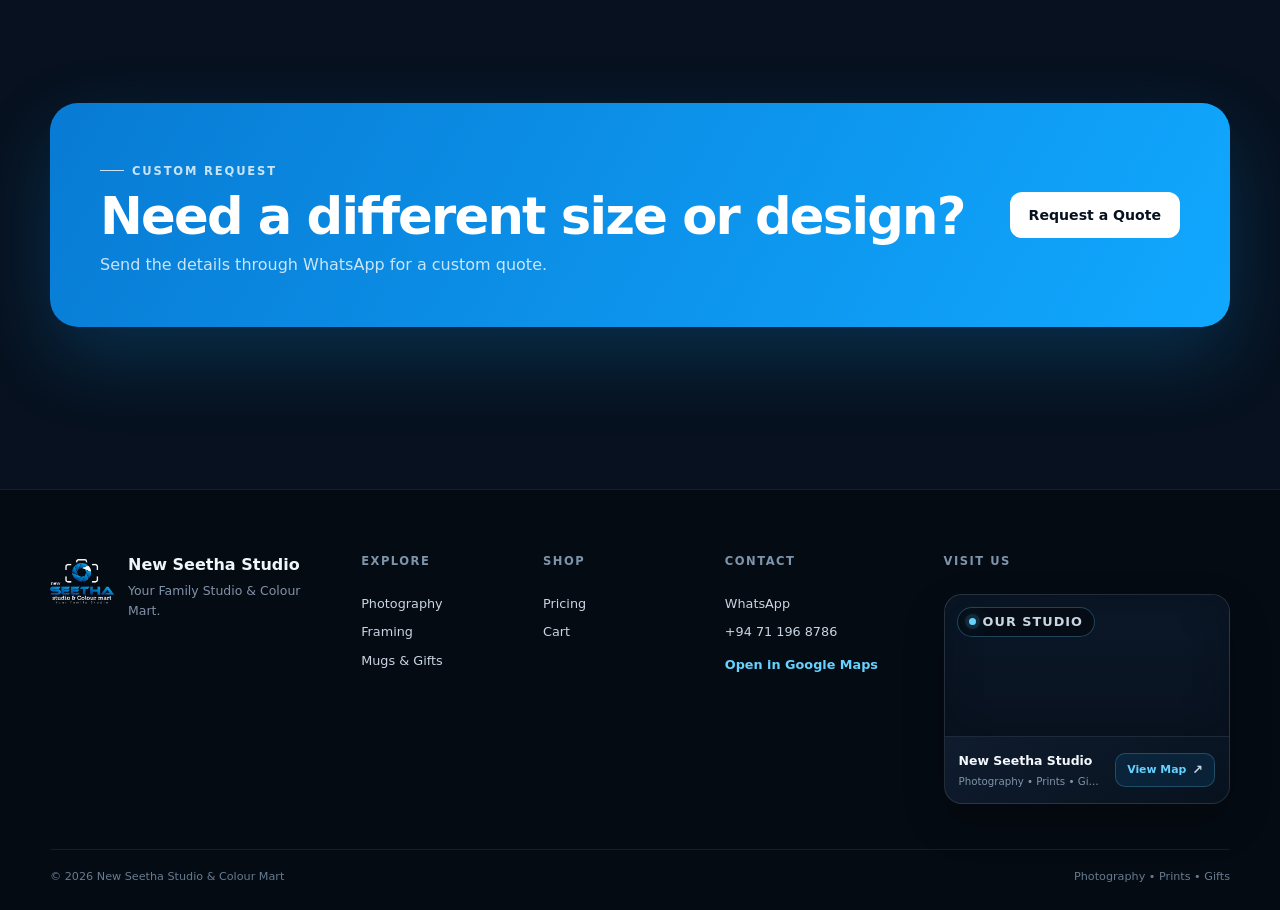
<file: pricing.html>
<!DOCTYPE html>

<html data-theme="dark" lang="en"><head><meta charset="utf-8"/><meta content="width=device-width,initial-scale=1" name="viewport"/><meta content="New Seetha Studio &amp; Colour Mart" name="description"/><title>Pricing | New Seetha Studio</title><link href="style.css" rel="stylesheet"/></head><body class=""><header class="site-header"><div class="container nav-shell"><a aria-label="New Seetha Studio home" class="brand" href="index.html"><img alt="New Seetha Studio" src="logo.png"/><span><b>NEW SEETHA</b><small>STUDIO &amp; COLOUR MART</small></span></a><button aria-expanded="false" aria-label="Open menu" class="menu-toggle" id="menuToggle">☰</button><nav class="main-nav" id="mainNav"><a href="index.html">Home</a><div class="nav-drop"><button aria-expanded="false" aria-haspopup="true" class="nav-drop-btn" type="button">Services</button><div class="nav-drop-menu"><a href="shoots.html">Professional Shoots</a><a href="framing.html">Custom Framing</a><a href="mugs.html">Mugs &amp; Gifts</a></div></div><a href="index.html#art-gallery">Gallery</a><a href="pricing.html">Pricing</a></nav><div class="nav-actions"><a aria-label="Cart" class="cart-button" href="cart.html" title="Open Cart"><span aria-hidden="true" class="cart-icon">🛒</span><b class="cart-count">0</b></a><button aria-label="Switch theme" class="theme-button" id="themeToggle">◐</button></div></div></header><main><section class="page-hero compact"><div class="container page-hero-grid"><div><span class="kicker">PRODUCT CATALOGUE</span><h1>Clear prices. Faster choices.</h1><p>Pick a category, compare products and add available items to your cart.</p></div><div class="abstract-poster poster-price"><span>PRICE</span><b>₨</b><small>CATALOGUE / 2026</small></div></div></section><section class="section"><div class="container"><div class="pricing-layout"><aside class="pricing-sidebar"><span class="kicker">CATEGORIES</span><h2>Shop by type</h2><div class="pricing-type-tabs" id="pricingTypeTabs"></div></aside><div class="pricing-results" id="dynamicProductPricing"></div></div></div></section><section class="section cta-section"><div class="container cta-card"><div><span class="kicker">CUSTOM REQUEST</span><h2>Need a different size or design?</h2><p>Send the details through WhatsApp for a custom quote.</p></div><a class="btn btn-light" href="https://wa.me/94711968786">Request a Quote</a></div></section></main><div class="wa-agent"><button aria-label="WhatsApp support" class="wa-fab" id="waToggle">WA</button><div class="wa-panel" id="waPanel"><div class="wa-panel-head"><div><strong>WhatsApp Support</strong><span>New Seetha Studio</span></div><button aria-label="Close" id="waClose">×</button></div><textarea id="waMessage" placeholder="Type your message" rows="4"></textarea><button class="btn btn-primary btn-full" id="waSend">Open WhatsApp</button></div></div><footer class="site-footer"><div class="container footer-grid"><div class="footer-brand"><img alt="New Seetha Studio" src="logo.png"/><div><b>New Seetha Studio</b><p>Your Family Studio &amp; Colour Mart.</p></div></div><div><h4>Explore</h4><a href="shoots.html">Photography</a><a href="framing.html">Framing</a><a href="mugs.html">Mugs &amp; Gifts</a></div><div><h4>Shop</h4><a href="pricing.html">Pricing</a><a href="cart.html">Cart</a></div><div class="footer-contact"><h4>Contact</h4><a href="https://wa.me/94711968786" target="_blank" rel="noopener">WhatsApp</a><span>+94 71 196 8786</span><a class="footer-location-link" href="https://share.google/C4Yp39w2weAx5z0OM" target="_blank" rel="noopener">Open in Google Maps</a></div><div class="footer-map"><h4>Visit Us</h4><div class="location-card"><div class="location-map-wrap"><iframe src="https://www.google.com/maps?q=New%20Seetha%20Studio%20%26%20Colour%20Mart%2C%20Sri%20Lanka&output=embed" title="New Seetha Studio location" loading="lazy" referrerpolicy="no-referrer-when-downgrade" allowfullscreen></iframe><span class="location-map-badge"><span class="location-dot"></span>Our Studio</span></div><div class="location-card-body"><div class="location-copy"><strong>New Seetha Studio</strong><span>Photography • Prints • Gifts</span></div><a class="location-map-btn" href="https://share.google/C4Yp39w2weAx5z0OM" target="_blank" rel="noopener" aria-label="Open New Seetha Studio location in Google Maps">View Map <span aria-hidden="true">↗</span></a></div></div></div></div><div class="container footer-bottom"><span>© 2026 New Seetha Studio &amp; Colour Mart</span><span>Photography • Prints • Gifts</span></div></footer><script src="script.js"></script></body></html>
</file>
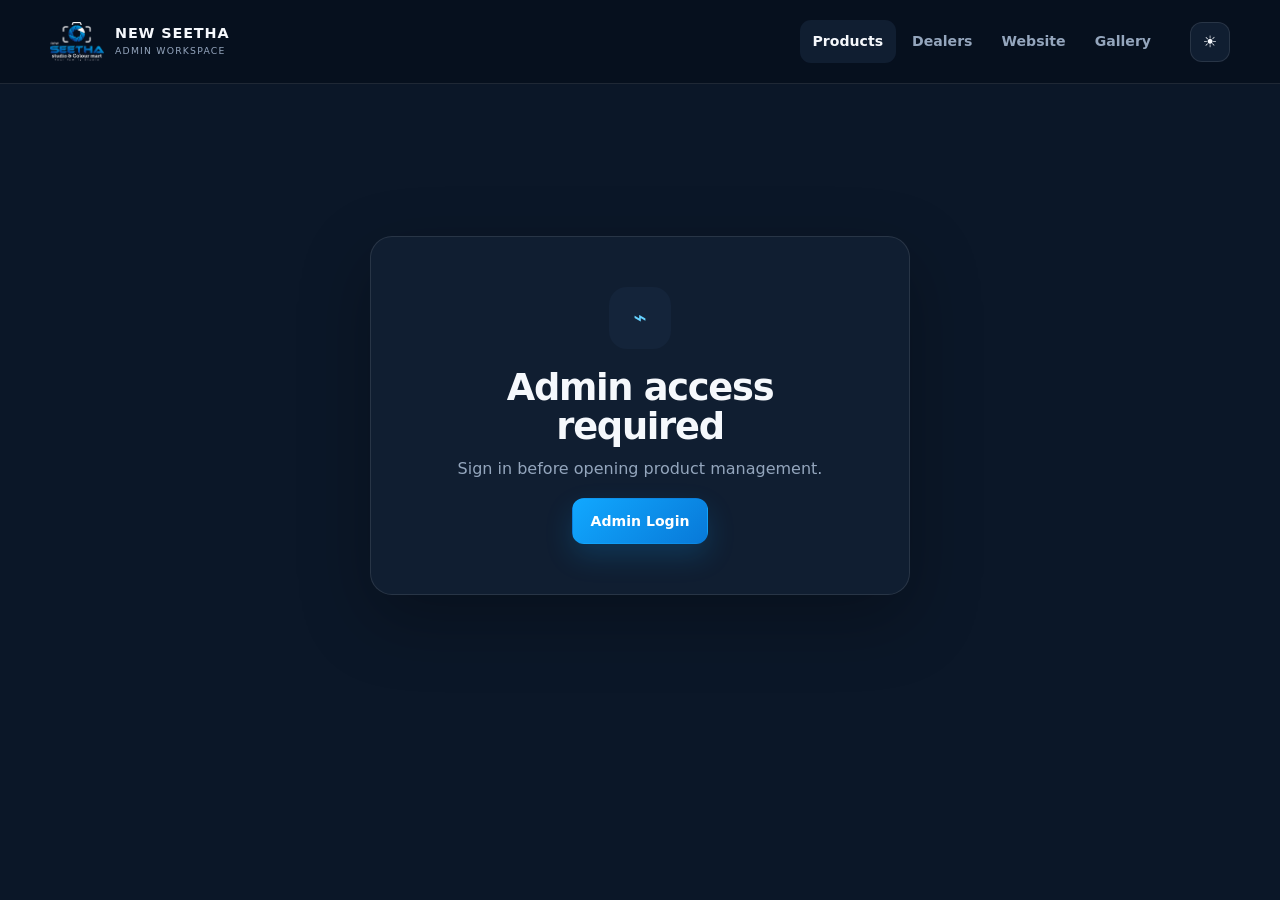
<file: product-management.html>
<!DOCTYPE html>

<html data-theme="dark" lang="en"><head><meta charset="utf-8"/><meta content="width=device-width,initial-scale=1" name="viewport"/><title>Product Management | New Seetha Studio</title><link href="style.css" rel="stylesheet"/><meta content="noindex,nofollow" name="robots"/></head><body><header class="site-header"><div class="container nav-shell"><a class="brand" href="index.html"><img alt="New Seetha Studio" src="logo.png"/><span><b>NEW SEETHA</b><small>ADMIN WORKSPACE</small></span></a><button aria-expanded="false" aria-label="Open menu" class="menu-toggle" id="menuToggle">☰</button><nav class="main-nav" id="mainNav"><a href="product-management.html">Products</a><a href="dealer-management.html">Dealers</a><a href="index.html">Website</a><a href="index.html#art-gallery">Gallery</a></nav><div class="nav-actions"><button aria-label="Switch theme" class="theme-button" id="themeToggle" type="button">◐</button></div></div></header><main><section class="section management-page"><div class="container"><div class="access-gate card" id="productAuthGate"><span class="gate-icon">⌁</span><h1>Admin access required</h1><p>Sign in before opening product management.</p><a class="btn btn-primary" href="admin-login.html">Admin Login</a></div><div hidden="" id="productManager"><div class="management-head"><div><span class="kicker">ADMIN WORKSPACE</span><h1>Product Management</h1><p>Add products, change stock, pricing and dealer discounts.</p></div><button class="btn btn-ghost" onclick="adminLogout()">Log Out</button></div><div class="card toolbar"><label>Filter by type<select id="productTypeFilter" onchange="renderProductManagement()"></select></label><div class="toolbar-actions"><button class="btn btn-ghost" onclick="openItemTypeForm()">+ Item Type</button><button class="btn btn-primary" onclick="openProductForm()">+ Product</button></div></div><div class="card edit-panel" hidden="" id="itemTypeForm"><div class="panel-head"><div><span class="kicker">CATALOGUE</span><h2>Add Item Type</h2></div><button class="icon-button" onclick="closeItemTypeForm()">×</button></div><label>Item type name<input id="newItemTypeName" placeholder="e.g. Photo Albums"/></label><div class="form-actions"><button class="btn btn-ghost" onclick="closeItemTypeForm()">Cancel</button><button class="btn btn-primary" onclick="saveItemType()">Save Type</button></div></div><div class="card edit-panel" hidden="" id="productForm"><div class="panel-head"><div><span class="kicker">CATALOGUE</span><h2 id="productFormTitle">Add Product</h2></div><button class="icon-button" onclick="closeProductForm()">×</button></div><div class="form-grid"><label>Item Type<select id="pmCategory"></select></label><label>Item Name<input id="pmName" placeholder="Product name"/></label><label>Regular Price<input id="pmPrice" min="0" placeholder="0" type="number"/></label><label>Dealer Discount %<input id="pmDiscount" max="100" min="0" placeholder="20" type="number"/></label><label>Stock<select id="pmStock"><option value="true">In Stock</option><option value="false">Out of Stock</option></select></label><label>Image Path<input id="pmImage" placeholder="product-placeholder.svg"/></label></div><div class="form-actions"><button class="btn btn-ghost" onclick="closeProductForm()">Cancel</button><button class="btn btn-primary" onclick="saveProductForm()">Save Product</button></div></div><div class="card table-card"><div class="table-scroll"><table class="data-table"><thead><tr><th>Item</th><th>Type</th><th>Regular</th><th>Discount</th><th>Dealer</th><th>Stock</th><th>Actions</th></tr></thead><tbody id="productManagementRows"></tbody></table></div></div></div></div></section></main><script src="script.js"></script></body></html>
</file>
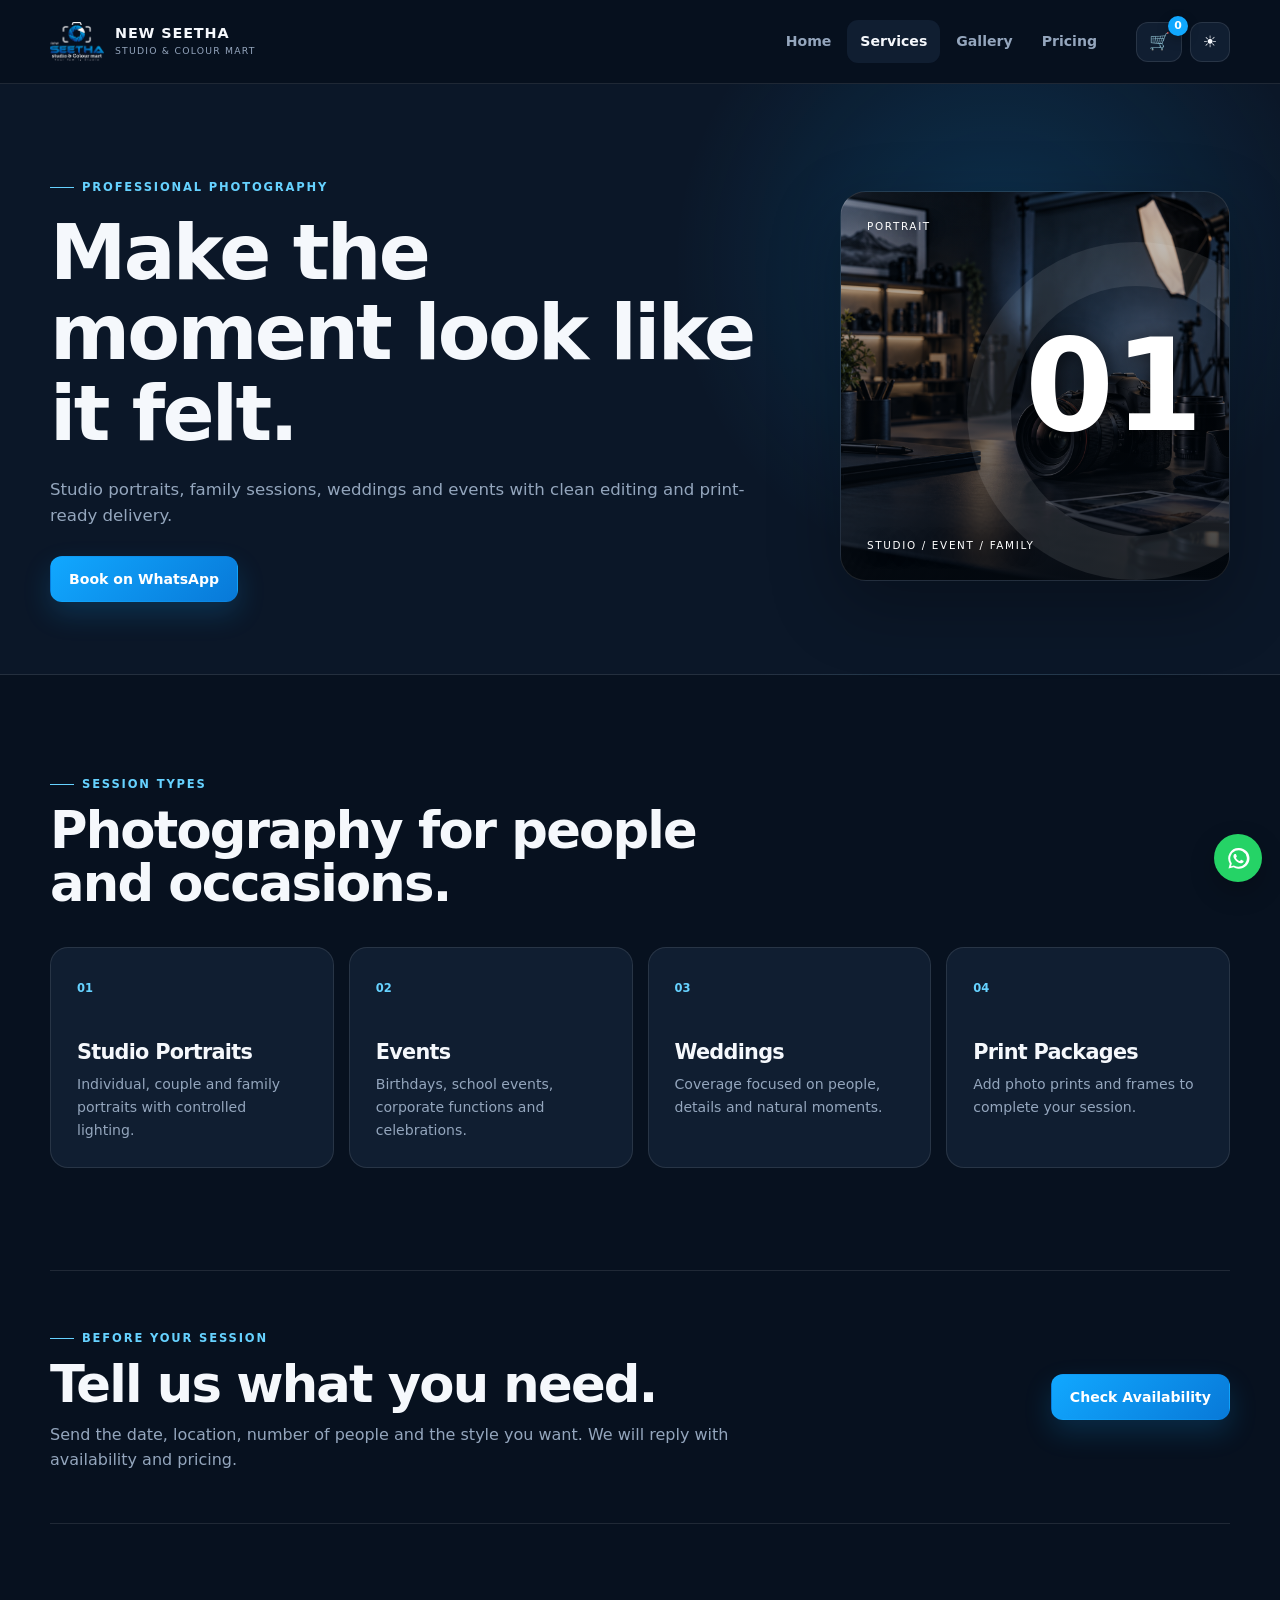
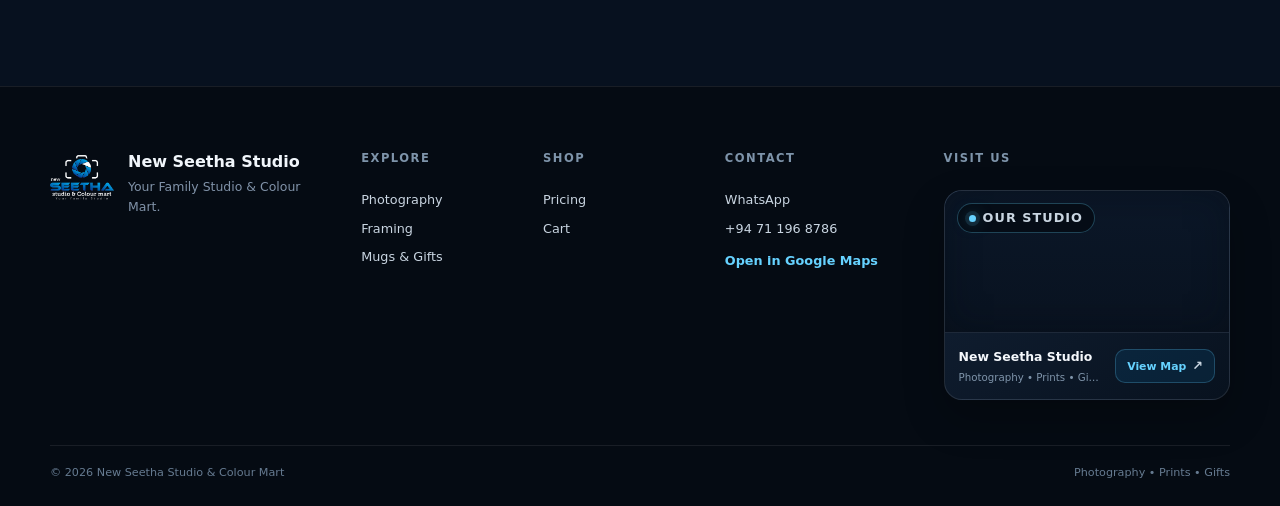
<file: shoots.html>
<!DOCTYPE html>

<html data-theme="dark" lang="en"><head><meta charset="utf-8"/><meta content="width=device-width,initial-scale=1" name="viewport"/><meta content="New Seetha Studio &amp; Colour Mart" name="description"/><title>Professional Shoots | New Seetha Studio</title><link href="style.css" rel="stylesheet"/></head><body class=""><header class="site-header"><div class="container nav-shell"><a aria-label="New Seetha Studio home" class="brand" href="index.html"><img alt="New Seetha Studio" src="logo.png"/><span><b>NEW SEETHA</b><small>STUDIO &amp; COLOUR MART</small></span></a><button aria-expanded="false" aria-label="Open menu" class="menu-toggle" id="menuToggle">☰</button><nav class="main-nav" id="mainNav"><a href="index.html">Home</a><div class="nav-drop"><button aria-expanded="false" aria-haspopup="true" class="nav-drop-btn" type="button">Services</button><div class="nav-drop-menu"><a href="shoots.html">Professional Shoots</a><a href="framing.html">Custom Framing</a><a href="mugs.html">Mugs &amp; Gifts</a></div></div><a href="index.html#art-gallery">Gallery</a><a href="pricing.html">Pricing</a></nav><div class="nav-actions"><a aria-label="Cart" class="cart-button" href="cart.html" title="Open Cart"><span aria-hidden="true" class="cart-icon">🛒</span><b class="cart-count">0</b></a><button aria-label="Switch theme" class="theme-button" id="themeToggle">◐</button></div></div></header><main><section class="page-hero"><div class="container page-hero-grid"><div><span class="kicker">PROFESSIONAL PHOTOGRAPHY</span><h1>Make the moment look like it felt.</h1><p>Studio portraits, family sessions, weddings and events with clean editing and print-ready delivery.</p><a class="btn btn-primary" href="https://wa.me/94711968786?text=Hello%20New%20Seetha%20Studio%2C%20I%20want%20to%20book%20a%20photo%20shoot.">Book on WhatsApp</a></div><div class="abstract-poster poster-photo poster-image" style="--poster-bg:url('assets/services/photography-bg.png')"><span>PORTRAIT</span><b>01</b><small>STUDIO / EVENT / FAMILY</small></div></div></section><section class="section"><div class="container"><div class="section-heading"><div><span class="kicker">SESSION TYPES</span><h2>Photography for people and occasions.</h2></div></div><div class="feature-grid"><article class="feature-card"><span>01</span><h3>Studio Portraits</h3><p>Individual, couple and family portraits with controlled lighting.</p></article><article class="feature-card"><span>02</span><h3>Events</h3><p>Birthdays, school events, corporate functions and celebrations.</p></article><article class="feature-card"><span>03</span><h3>Weddings</h3><p>Coverage focused on people, details and natural moments.</p></article><article class="feature-card"><span>04</span><h3>Print Packages</h3><p>Add photo prints and frames to complete your session.</p></article></div></div></section><section class="section split-section"><div class="container split-card"><div><span class="kicker">BEFORE YOUR SESSION</span><h2>Tell us what you need.</h2><p>Send the date, location, number of people and the style you want. We will reply with availability and pricing.</p></div><a class="btn btn-primary" href="https://wa.me/94711968786">Check Availability</a></div></section></main><div class="wa-agent"><button aria-label="WhatsApp support" class="wa-fab" id="waToggle">WA</button><div class="wa-panel" id="waPanel"><div class="wa-panel-head"><div><strong>WhatsApp Support</strong><span>New Seetha Studio</span></div><button aria-label="Close" id="waClose">×</button></div><textarea id="waMessage" placeholder="Type your message" rows="4"></textarea><button class="btn btn-primary btn-full" id="waSend">Open WhatsApp</button></div></div><footer class="site-footer"><div class="container footer-grid"><div class="footer-brand"><img alt="New Seetha Studio" src="logo.png"/><div><b>New Seetha Studio</b><p>Your Family Studio &amp; Colour Mart.</p></div></div><div><h4>Explore</h4><a href="shoots.html">Photography</a><a href="framing.html">Framing</a><a href="mugs.html">Mugs &amp; Gifts</a></div><div><h4>Shop</h4><a href="pricing.html">Pricing</a><a href="cart.html">Cart</a></div><div class="footer-contact"><h4>Contact</h4><a href="https://wa.me/94711968786" target="_blank" rel="noopener">WhatsApp</a><span>+94 71 196 8786</span><a class="footer-location-link" href="https://share.google/C4Yp39w2weAx5z0OM" target="_blank" rel="noopener">Open in Google Maps</a></div><div class="footer-map"><h4>Visit Us</h4><div class="location-card"><div class="location-map-wrap"><iframe src="https://www.google.com/maps?q=New%20Seetha%20Studio%20%26%20Colour%20Mart%2C%20Sri%20Lanka&output=embed" title="New Seetha Studio location" loading="lazy" referrerpolicy="no-referrer-when-downgrade" allowfullscreen></iframe><span class="location-map-badge"><span class="location-dot"></span>Our Studio</span></div><div class="location-card-body"><div class="location-copy"><strong>New Seetha Studio</strong><span>Photography • Prints • Gifts</span></div><a class="location-map-btn" href="https://share.google/C4Yp39w2weAx5z0OM" target="_blank" rel="noopener" aria-label="Open New Seetha Studio location in Google Maps">View Map <span aria-hidden="true">↗</span></a></div></div></div></div><div class="container footer-bottom"><span>© 2026 New Seetha Studio &amp; Colour Mart</span><span>Photography • Prints • Gifts</span></div></footer><script src="script.js"></script></body></html>
</file>
<file: style.css>
:root {
  --bg:#07111f; --bg-2:#0b1728; --surface:#101e31; --surface-2:#14243a; --text:#f5f8fc; --muted:#94a6bd;
  --line:rgba(255,255,255,.10); --blue:#11a8ff; --blue-2:#0879d8; --cyan:#66d2ff; --green:#43d68b; --red:#ff6c7a;
  --shadow:0 24px 70px rgba(0,0,0,.28); --radius:22px; --container:1180px; --header:84px;
}
html[data-theme="light"] { --bg:#f3f7fb; --bg-2:#eaf1f8; --surface:#ffffff; --surface-2:#f7fafe; --text:#0c1727; --muted:#63758a; --line:rgba(12,23,39,.10); --shadow:0 18px 55px rgba(27,57,90,.11); }
* { box-sizing:border-box; }
html { scroll-behavior:smooth; }
body { margin:0; min-height:100vh; background:var(--bg); color:var(--text); font-family:Inter,ui-sans-serif,system-ui,-apple-system,BlinkMacSystemFont,"Segoe UI",sans-serif; line-height:1.6; }
body::selection { background:var(--blue); color:#fff; }
a { color:inherit; }
button,input,select,textarea { font:inherit; }
button { color:inherit; }
img { max-width:100%; }
[hidden] { display:none !important; }
.container { width:min(var(--container),calc(100% - 40px)); margin-inline:auto; }
main { min-height:60vh; }
.section { padding:92px 0; }
.kicker { display:inline-flex; align-items:center; gap:8px; color:var(--cyan); font-size:.72rem; font-weight:800; letter-spacing:.16em; text-transform:uppercase; }
.kicker::before { content:""; width:24px; height:1px; background:currentColor; }
h1,h2,h3,h4,p { margin-top:0; }
h1,h2,h3 { line-height:1.05; letter-spacing:-.035em; }
h1 { font-size:clamp(3rem,7vw,6.6rem); }
h2 { font-size:clamp(2rem,4vw,3.5rem); }
p { color:var(--muted); }

.site-header { height:var(--header); position:sticky; top:0; z-index:100; background:var(--bg); background:color-mix(in srgb,var(--bg) 88%,transparent); border-bottom:1px solid var(--line); backdrop-filter:blur(18px); }
.nav-shell { height:100%; display:flex; align-items:center; gap:26px; }
.brand { display:flex; align-items:center; gap:11px; text-decoration:none; min-width:max-content; }
.brand img { width:54px; height:48px; object-fit:contain; border-radius:8px; }
.brand span { display:flex; flex-direction:column; line-height:1.1; }
.brand b { font-size:.9rem; letter-spacing:.06em; }
.brand small { font-size:.58rem; color:var(--muted); letter-spacing:.13em; margin-top:4px; }
.main-nav { display:flex; align-items:center; gap:3px; margin-left:auto; }
.main-nav>a,.nav-drop-btn { border:0; background:transparent; text-decoration:none; padding:10px 13px; border-radius:11px; color:var(--muted); font-size:.88rem; font-weight:650; cursor:pointer; }
.main-nav>a:hover,.main-nav>a.active,.nav-drop-btn:hover { color:var(--text); background:var(--surface); }
.nav-drop { position:relative; }
.nav-drop-menu { display:none; position:absolute; top:48px; left:0; width:230px; padding:8px; background:var(--surface); border:1px solid var(--line); border-radius:15px; box-shadow:var(--shadow); }
.nav-drop.open .nav-drop-menu,.nav-drop:hover .nav-drop-menu { display:grid; }
.nav-drop-menu a { padding:11px 12px; border-radius:9px; text-decoration:none; color:var(--muted); font-size:.86rem; }
.nav-drop-menu a:hover { background:var(--surface-2); color:var(--text); }
.nav-actions { display:flex; align-items:center; gap:8px; }
.cart-button,.theme-button,.menu-toggle { min-height:40px; border:1px solid var(--line); background:var(--surface); border-radius:12px; text-decoration:none; display:inline-flex; align-items:center; justify-content:center; cursor:pointer; }
.cart-button { gap:8px; padding:0 11px; font-size:.82rem; font-weight:700; }
.cart-count { display:grid; place-items:center; min-width:21px; height:21px; padding:0 6px; border-radius:99px; background:var(--blue); color:#fff; font-size:.68rem; }
.theme-button { width:40px; }
.menu-toggle { display:none; width:42px; font-size:1.25rem; }

.btn { min-height:46px; padding:0 18px; border:1px solid transparent; border-radius:12px; display:inline-flex; align-items:center; justify-content:center; text-decoration:none; font-weight:750; font-size:.88rem; cursor:pointer; transition:.2s ease; }
.btn:hover { transform:translateY(-2px); }
.btn-primary { background:linear-gradient(135deg,var(--blue),var(--blue-2)); color:#fff; box-shadow:0 12px 28px rgba(17,168,255,.18); }
.btn-ghost { border-color:var(--line); background:var(--surface); color:var(--text); }
.btn-light { background:#fff; color:#07111f; }
.btn-small { min-height:38px; padding:0 12px; font-size:.78rem; }
.btn-full { width:100%; }
.btn:disabled { opacity:.38; cursor:not-allowed; transform:none; }
.text-link { color:var(--cyan); text-decoration:none; font-weight:700; }

.hero { min-height:calc(100vh - var(--header)); display:flex; align-items:center; overflow:hidden; background:radial-gradient(circle at 78% 34%,rgba(17,168,255,.16),transparent 28%),linear-gradient(180deg,var(--bg),var(--bg-2)); }
.hero-grid { display:grid; grid-template-columns:1.05fr .95fr; align-items:center; gap:70px; padding:70px 0 80px; }
.hero-copy h1 { margin:18px 0 24px; max-width:760px; }
.hero-copy h1 span { color:transparent; -webkit-text-stroke:1px var(--cyan); }
.hero-copy>p { max-width:620px; font-size:1.08rem; }
.hero-actions { display:flex; gap:10px; margin-top:32px; }
.hero-stats { display:grid; grid-template-columns:repeat(3,1fr); margin-top:60px; padding-top:24px; border-top:1px solid var(--line); }
.hero-stats div { display:flex; flex-direction:column; gap:5px; padding-right:18px; }
.hero-stats b { color:var(--cyan); font-size:.78rem; }
.hero-stats span { color:var(--muted); font-size:.78rem; }
.hero-visual { min-height:560px; position:relative; display:grid; place-items:center; }
.lens-card { width:min(470px,90%); aspect-ratio:1; border:1px solid var(--line); border-radius:48% 48% 34% 48%; position:relative; display:grid; place-items:center; background:linear-gradient(145deg,rgba(255,255,255,.05),rgba(17,168,255,.08)); box-shadow:var(--shadow); overflow:hidden; }
.lens-ring { position:absolute; border-radius:50%; border:1px solid rgba(102,210,255,.32); }
.ring-one { width:72%; aspect-ratio:1; }
.ring-two { width:48%; aspect-ratio:1; border-width:18px; border-color:rgba(17,168,255,.13); }
.lens-core { width:22%; aspect-ratio:1; border-radius:50%; background:radial-gradient(circle at 35% 35%,#79ddff,#0476ca 42%,#07111f 72%); box-shadow:0 0 70px rgba(17,168,255,.42); }
.visual-label { position:absolute; left:28px; bottom:25px; display:flex; flex-direction:column; }
.visual-label small { color:var(--muted); letter-spacing:.18em; }
.visual-label b { font-size:1.7rem; letter-spacing:.05em; }
.floating-card { position:absolute; right:0; bottom:40px; width:240px; padding:19px; background:var(--surface); border:1px solid var(--line); border-radius:16px; box-shadow:var(--shadow); display:flex; flex-direction:column; }
.floating-card small { color:var(--cyan); letter-spacing:.16em; font-size:.65rem; }
.floating-card b { margin:5px 0; }
.floating-card span { color:var(--muted); font-size:.76rem; }

.services-section { background:var(--bg-2); }
.section-heading { display:flex; align-items:end; justify-content:space-between; gap:40px; margin-bottom:36px; }
.section-heading h2 { max-width:720px; margin:10px 0 0; }
.section-heading>p { max-width:360px; margin:0; }
.service-grid { display:grid; grid-template-columns:repeat(3,1fr); gap:16px; }
.service-card { min-height:390px; padding:28px; border-radius:var(--radius); border:1px solid var(--line); text-decoration:none; position:relative; display:flex; flex-direction:column; overflow:hidden; transition:.25s ease; }
.service-card:hover { transform:translateY(-6px); box-shadow:var(--shadow); }
.service-photo { background:linear-gradient(145deg,#0d2038,#07111f); }
.service-frame { background:linear-gradient(145deg,var(--surface),var(--surface-2)); }
.service-gift { background:linear-gradient(145deg,#0b70b0,#079fe9); color:#fff; }
.service-gift p,.service-gift .service-no { color:rgba(255,255,255,.72); }
.service-no { color:var(--muted); font-size:.72rem; }
.service-icon { font-size:3.6rem; margin:auto 0 36px; color:var(--cyan); }
.service-card h3 { font-size:2rem; margin-bottom:13px; }
.service-card p { font-size:.9rem; }
.service-link { margin-top:auto; font-size:.82rem; font-weight:750; }

.product-section { background:var(--bg); }
.product-grid { display:grid; grid-template-columns:repeat(4,minmax(0,1fr)); gap:16px; }
.product-card { border:1px solid var(--line); background:var(--surface); border-radius:18px; overflow:hidden; transition:.25s ease; }
.product-card:hover { transform:translateY(-5px); border-color:rgba(17,168,255,.45); box-shadow:var(--shadow); }
.product-card.sold-out { opacity:.72; }
.product-image { position:relative; aspect-ratio:1.18; background:var(--surface-2); overflow:hidden; }
.product-image img { width:100%; height:100%; object-fit:cover; display:block; transition:.3s ease; }
.product-card:hover .product-image img { transform:scale(1.03); }
.stock { display:inline-flex; align-items:center; min-height:25px; padding:0 9px; border-radius:99px; font-size:.65rem; font-weight:800; white-space:nowrap; }
.product-image .stock { position:absolute; top:12px; left:12px; backdrop-filter:blur(8px); }
.stock-in { color:#b8ffd6; background:rgba(33,140,88,.32); border:1px solid rgba(67,214,139,.25); }
.stock-out { color:#ffc3ca; background:rgba(150,42,54,.34); border:1px solid rgba(255,108,122,.24); }
.product-info { padding:18px; }
.product-type { color:var(--cyan); font-size:.65rem; font-weight:800; letter-spacing:.13em; text-transform:uppercase; }
.product-info h3 { font-size:1.05rem; min-height:2.2em; margin:8px 0 18px; letter-spacing:-.01em; }
.product-price { display:flex; align-items:baseline; gap:8px; flex-wrap:wrap; }
.product-price small { width:100%; color:var(--muted); font-size:.65rem; text-transform:uppercase; letter-spacing:.1em; }
.product-price strong { font-size:1.05rem; }
.product-price del { color:var(--muted); font-size:.76rem; }
.product-actions { display:grid; grid-template-columns:1fr 1fr; gap:7px; margin-top:16px; }
.show-more-btn { margin:18px auto 0; }
.empty-state { padding:28px; text-align:center; color:var(--muted); border:1px dashed var(--line); border-radius:14px; }
.empty-state.large { min-height:260px; display:grid; place-items:center; }

.process-section { background:var(--bg-2); }
.process-grid { display:grid; grid-template-columns:.8fr 1.2fr; gap:80px; align-items:start; }
.process-grid h2 { margin-top:12px; }
.process-steps { display:grid; }
.process-steps>div { display:grid; grid-template-columns:48px 1fr; gap:18px; padding:22px 0; border-bottom:1px solid var(--line); }
.process-steps b { color:var(--cyan); }
.process-steps span { display:flex; flex-direction:column; }
.process-steps small { color:var(--muted); margin-top:3px; }
.cta-section { padding-top:30px; }
.cta-card { padding:50px; border-radius:28px; background:linear-gradient(120deg,#087bd4,#11a8ff); color:#fff; display:flex; align-items:center; justify-content:space-between; gap:30px; box-shadow:0 30px 80px rgba(17,168,255,.20); }
.cta-card h2 { margin:10px 0 8px; }
.cta-card p,.cta-card .kicker { color:rgba(255,255,255,.78); margin-bottom:0; }

.page-hero { padding:86px 0 72px; background:radial-gradient(circle at 78% 30%,rgba(17,168,255,.18),transparent 30%),var(--bg-2); border-bottom:1px solid var(--line); }
.page-hero.compact { padding:65px 0; }
.page-hero-grid { display:grid; grid-template-columns:1fr 390px; align-items:center; gap:70px; }
.page-hero h1 { font-size:clamp(3rem,6vw,5.4rem); margin:16px 0 22px; }
.page-hero p { max-width:700px; font-size:1.04rem; margin-bottom:26px; }
.abstract-poster { height:390px; border-radius:26px; border:1px solid var(--line); padding:26px; display:flex; flex-direction:column; justify-content:space-between; overflow:hidden; position:relative; box-shadow:var(--shadow); }
.abstract-poster::before { content:""; position:absolute; width:280px; height:280px; border:58px solid rgba(255,255,255,.08); border-radius:50%; right:-70px; top:54px; }
.abstract-poster span,.abstract-poster small { position:relative; z-index:1; letter-spacing:.16em; font-size:.65rem; }
.abstract-poster b { position:relative; z-index:1; font-size:8rem; line-height:.8; align-self:flex-end; }
.poster-photo { background:linear-gradient(145deg,#171f2e,#0879d8); }
.poster-frame { background:linear-gradient(145deg,#0d1b2c,#0c8ed8); }
.poster-mug { background:linear-gradient(145deg,#075a8e,#21b8ee); }
.poster-price { background:linear-gradient(145deg,#0b1728,#152a45); }
.poster-cart { background:linear-gradient(145deg,#0b1728,#0879d8); }

/* Service-page artwork cards support replaceable background images. */
.abstract-poster.poster-image {
  background-image:linear-gradient(180deg,rgba(2,8,15,.20) 0%,rgba(2,8,15,.48) 52%,rgba(2,8,15,.86) 100%),var(--poster-bg,none);
  background-size:cover;
  background-position:center;
  background-repeat:no-repeat;
  color:#fff;
  transition:transform .35s ease,box-shadow .35s ease,border-color .35s ease;
}
.abstract-poster.poster-image::before {
  width:250px;
  height:250px;
  border-width:44px;
  border-color:rgba(255,255,255,.09);
  right:-76px;
  top:50px;
}
.abstract-poster.poster-image span,
.abstract-poster.poster-image small,
.abstract-poster.poster-image b {
  color:#fff;
  text-shadow:0 3px 18px rgba(0,0,0,.55);
}
.abstract-poster.poster-image:hover {
  transform:translateY(-5px);
  border-color:rgba(131,221,255,.35);
  box-shadow:0 26px 70px rgba(0,0,0,.30);
}
.feature-grid { display:grid; grid-template-columns:repeat(4,1fr); gap:15px; }
.feature-card { padding:26px; border:1px solid var(--line); background:var(--surface); border-radius:18px; }
.feature-card>span { color:var(--cyan); font-size:.72rem; font-weight:800; }
.feature-card h3 { margin:42px 0 10px; font-size:1.3rem; }
.feature-card p { font-size:.88rem; margin-bottom:0; }
.split-section { padding-top:10px; }
.split-card { display:flex; align-items:center; justify-content:space-between; gap:40px; border-top:1px solid var(--line); border-bottom:1px solid var(--line); padding:50px 0; }
.split-card h2 { margin:10px 0 10px; }
.split-card p { max-width:700px; margin-bottom:0; }

.pricing-layout { display:grid; grid-template-columns:260px 1fr; gap:40px; align-items:start; }
.pricing-sidebar { position:sticky; top:110px; }
.pricing-sidebar h2 { font-size:2rem; margin:10px 0 24px; }
.pricing-type-tabs { display:grid; gap:7px; }
.pricing-tab { width:100%; display:flex; align-items:center; justify-content:space-between; min-height:50px; padding:0 14px; border-radius:11px; background:transparent; border:1px solid var(--line); color:var(--muted); cursor:pointer; text-align:left; }
.pricing-tab:hover,.pricing-tab.active { background:var(--surface); border-color:rgba(17,168,255,.4); color:var(--text); }
.results-head { display:flex; justify-content:space-between; align-items:end; gap:20px; margin-bottom:26px; }
.results-head h2 { margin:8px 0 0; font-size:2.6rem; }
.results-head>span { color:var(--muted); font-size:.8rem; }

.cart-layout { display:grid; grid-template-columns:1fr 320px; gap:20px; align-items:start; }
.card { background:var(--surface); border:1px solid var(--line); border-radius:var(--radius); box-shadow:var(--shadow); }
.cart-panel { padding:18px 24px; }
.cart-item-row { display:grid; grid-template-columns:1fr auto 120px 36px; gap:22px; align-items:center; padding:22px 0; border-bottom:1px solid var(--line); }
.cart-item-row:last-child { border-bottom:0; }
.cart-item-main { display:flex; flex-direction:column; }
.cart-item-type { color:var(--cyan); font-size:.65rem; font-weight:800; text-transform:uppercase; letter-spacing:.1em; }
.cart-item-main strong { margin:4px 0; }
.cart-item-main small { color:var(--muted); }
.qty-control { display:flex; align-items:center; gap:10px; }
.qty-control button,.remove-line { width:32px; height:32px; border:1px solid var(--line); background:var(--surface-2); border-radius:9px; cursor:pointer; }
.line-total { text-align:right; font-size:.9rem; }
.remove-line { color:var(--red); }
.cart-summary-card { padding:24px; position:sticky; top:110px; }
.cart-total-row { display:flex; justify-content:space-between; align-items:center; margin:22px 0 14px; padding:18px 0; border-top:1px solid var(--line); border-bottom:1px solid var(--line); }
.cart-total-row strong { font-size:1.3rem; }
.cart-summary-card p { font-size:.8rem; }
.cart-summary-card .btn+.btn { margin-top:4px; }
.cart-empty { min-height:330px; display:flex; align-items:center; justify-content:center; text-align:center; flex-direction:column; }
.cart-empty>span { width:60px; height:60px; display:grid; place-items:center; border-radius:50%; background:var(--surface-2); color:var(--cyan); font-weight:800; }
.cart-empty h2 { margin:18px 0 8px; font-size:2rem; }

.portal-page { min-height:calc(100vh - var(--header)); display:flex; align-items:center; padding:70px 0; background:radial-gradient(circle at 20% 20%,rgba(17,168,255,.12),transparent 28%),var(--bg); }
.portal-grid { display:grid; grid-template-columns:.85fr 1.15fr; gap:70px; align-items:center; }
.portal-copy h1 { font-size:clamp(3rem,6vw,5.6rem); margin:14px 0 22px; }
.portal-copy>p { max-width:540px; }
.portal-points { margin-top:42px; }
.portal-points>div { display:grid; grid-template-columns:40px 1fr; padding:16px 0; border-bottom:1px solid var(--line); }
.portal-points b { color:var(--cyan); font-size:.72rem; }
.portal-points span { display:flex; flex-direction:column; }
.portal-points small { color:var(--muted); }
.portal-options { display:grid; grid-template-columns:1fr 1fr; gap:14px; }
.portal-option { min-height:390px; padding:28px; border:1px solid var(--line); border-radius:24px; background:var(--surface); text-decoration:none; display:flex; flex-direction:column; transition:.25s ease; }
.portal-option:hover { transform:translateY(-6px); border-color:rgba(17,168,255,.45); box-shadow:var(--shadow); }
.portal-admin { background:linear-gradient(145deg,#07598a,#087ed2); color:#fff; }
.portal-admin p { color:rgba(255,255,255,.75); }
.portal-badge { font-size:.65rem; letter-spacing:.16em; color:var(--cyan); }
.portal-admin .portal-badge { color:#d6f3ff; }
.portal-option h2 { margin:auto 0 12px; font-size:2.2rem; }
.portal-option>b { margin-top:22px; }

.auth-body { min-height:100vh; background:radial-gradient(circle at 78% 20%,rgba(17,168,255,.18),transparent 28%),var(--bg); }
.auth-shell { min-height:100vh; width:min(1060px,calc(100% - 40px)); margin:auto; display:flex; flex-direction:column; justify-content:center; padding:40px 0; }
.auth-brand { width:max-content; display:flex; align-items:center; gap:10px; text-decoration:none; margin-bottom:20px; font-size:.75rem; font-weight:800; letter-spacing:.13em; }
.auth-brand img { width:46px; height:42px; object-fit:contain; }
.auth-card { display:grid; grid-template-columns:1fr 1fr; min-height:540px; border:1px solid var(--line); border-radius:28px; overflow:hidden; background:var(--surface); box-shadow:var(--shadow); }
.auth-copy { padding:54px; background:linear-gradient(145deg,#09223b,#0879d8); color:#fff; display:flex; flex-direction:column; justify-content:center; }
.auth-copy .kicker,.auth-copy p { color:rgba(255,255,255,.78); }
.auth-copy h1 { font-size:3.5rem; margin:12px 0 18px; }
.credential-hint { margin-top:30px; padding:16px; border:1px solid rgba(255,255,255,.16); border-radius:13px; display:flex; flex-direction:column; font-size:.78rem; }
.credential-hint small { text-transform:uppercase; letter-spacing:.12em; color:#bdeaff; margin-bottom:5px; }
.auth-form { padding:54px; display:flex; flex-direction:column; justify-content:center; }
label { display:flex; flex-direction:column; gap:7px; font-size:.78rem; font-weight:750; color:var(--muted); }
input,select,textarea { width:100%; min-height:46px; border:1px solid var(--line); border-radius:11px; padding:0 13px; background:var(--surface-2); color:var(--text); outline:0; }
textarea { padding:12px 13px; resize:vertical; }
input:focus,select:focus,textarea:focus { border-color:var(--blue); box-shadow:0 0 0 3px rgba(17,168,255,.10); }
.auth-form label+label { margin-top:16px; }
.password-wrap { position:relative; }
.password-wrap input { padding-right:70px; }
.show-pass { position:absolute; right:6px; top:6px; height:34px; border:0; border-radius:8px; background:transparent; color:var(--cyan); font-size:.72rem; font-weight:800; cursor:pointer; }
.check-row { flex-direction:row; align-items:center; gap:8px; margin:16px 0 !important; font-weight:500; }
.check-row input { width:16px; min-height:16px; accent-color:var(--blue); }
.form-error { min-height:22px; color:#ff8d98; font-size:.78rem; margin:0 0 8px; }
.auth-back { text-align:center; color:var(--muted); text-decoration:none; margin-top:16px; font-size:.8rem; }

.management-page,.dealer-page { min-height:calc(100vh - var(--header)); background:var(--bg-2); }
.access-gate { max-width:540px; margin:60px auto; padding:50px; text-align:center; }
.gate-icon { width:62px; height:62px; margin:0 auto 20px; display:grid; place-items:center; border-radius:18px; background:var(--surface-2); color:var(--cyan); font-weight:800; font-size:1.4rem; }
.access-gate h1 { font-size:2.3rem; margin-bottom:10px; }
.management-head { display:flex; justify-content:space-between; align-items:end; gap:30px; margin-bottom:28px; }
.management-head h1 { font-size:3.3rem; margin:10px 0 8px; }
.management-head p { margin-bottom:0; }
.toolbar { padding:16px; display:flex; align-items:end; justify-content:space-between; gap:16px; margin-bottom:16px; }
.toolbar label { min-width:240px; }
.toolbar-actions,.form-actions,.table-actions { display:flex; gap:8px; }
.edit-panel { padding:24px; margin-bottom:16px; scroll-margin-top:110px; }
.panel-head { display:flex; justify-content:space-between; align-items:center; margin-bottom:20px; }
.panel-head h2 { font-size:1.8rem; margin:6px 0 0; }
.icon-button { width:38px; height:38px; border:1px solid var(--line); border-radius:10px; background:var(--surface-2); cursor:pointer; }
.form-grid { display:grid; grid-template-columns:repeat(3,1fr); gap:16px; }
.form-actions { justify-content:flex-end; margin-top:20px; }
.table-card { overflow:hidden; }
.table-scroll { overflow:auto; }
.data-table { width:100%; border-collapse:collapse; min-width:840px; }
.data-table th,.data-table td { padding:15px 16px; text-align:left; border-bottom:1px solid var(--line); font-size:.8rem; }
.data-table th { color:var(--muted); font-size:.66rem; letter-spacing:.1em; text-transform:uppercase; background:var(--surface-2); }
.data-table tr:last-child td { border-bottom:0; }
.table-btn { min-height:33px; padding:0 10px; border:1px solid var(--line); border-radius:8px; background:var(--surface-2); cursor:pointer; font-size:.72rem; }
.table-btn.danger { color:#ff8995; }
.dealer-banner { margin:20px 0 58px; min-height:120px; padding:26px; display:flex; flex-direction:column; justify-content:center; border-radius:18px; background:linear-gradient(120deg,#07598a,#11a8ff); color:#fff; }
.dealer-banner span { font-size:.65rem; letter-spacing:.16em; opacity:.8; }
.dealer-banner b { margin-top:6px; font-size:1.4rem; }
.compact-heading { margin-bottom:20px; }
.compact-heading h2 { font-size:2.2rem; }
.dealer-mugs { margin-top:70px; }

.wa-agent { position:fixed; right:22px; bottom:22px; z-index:120; }
.wa-fab { width:54px; height:54px; border-radius:17px; border:0; background:#25d366; color:#062b16; font-weight:900; box-shadow:0 14px 30px rgba(0,0,0,.25); cursor:pointer; }
.wa-panel { display:none; position:absolute; right:0; bottom:66px; width:310px; padding:15px; border:1px solid var(--line); background:var(--surface); border-radius:16px; box-shadow:var(--shadow); }
.wa-panel.open { display:block; }
.wa-panel-head { display:flex; align-items:center; justify-content:space-between; margin-bottom:12px; }
.wa-panel-head div { display:flex; flex-direction:column; }
.wa-panel-head span { color:var(--muted); font-size:.72rem; }
.wa-panel-head button { border:0; background:transparent; font-size:1.3rem; cursor:pointer; }
.wa-panel textarea { margin-bottom:9px; }

.site-footer { margin-top:70px; padding:62px 0 24px; background:#050b13; color:#f1f6fb; border-top:1px solid rgba(255,255,255,.08); }
.footer-grid { display:grid; grid-template-columns:1.6fr repeat(3,1fr); gap:50px; }
.footer-brand { display:flex; gap:14px; align-items:flex-start; }
.footer-brand img { width:64px; height:58px; object-fit:contain; }
.footer-brand b { font-size:1rem; }
.footer-brand p { font-size:.78rem; margin-top:3px; color:#8092a8; }
.footer-grid h4 { font-size:.72rem; text-transform:uppercase; letter-spacing:.13em; color:#7e94aa; margin-bottom:15px; }
.footer-grid>div:not(:first-child) { display:flex; flex-direction:column; gap:8px; }
.footer-grid a,.footer-grid span { text-decoration:none; color:#c9d5e1; font-size:.8rem; }
.footer-bottom { display:flex; justify-content:space-between; gap:20px; margin-top:45px; padding-top:18px; border-top:1px solid rgba(255,255,255,.08); color:#667b91; font-size:.7rem; }

@media (max-width:1000px) {
  .hero-grid,.page-hero-grid,.portal-grid { grid-template-columns:1fr; }
  .hero-visual { min-height:430px; }
  .hero-grid { gap:20px; }
  .page-hero-grid { gap:35px; }
  .abstract-poster { height:300px; }
  .service-grid { grid-template-columns:1fr 1fr; }
  .service-card:last-child { grid-column:1/-1; min-height:300px; }
  .product-grid { grid-template-columns:repeat(2,1fr); }
  .feature-grid { grid-template-columns:1fr 1fr; }
  .process-grid { grid-template-columns:1fr; gap:30px; }
  .pricing-layout { grid-template-columns:1fr; }
  .pricing-sidebar { position:static; }
  .pricing-type-tabs { grid-template-columns:repeat(2,1fr); }
  .cart-layout { grid-template-columns:1fr; }
  .cart-summary-card { position:static; }
  .form-grid { grid-template-columns:1fr 1fr; }
  .footer-grid { grid-template-columns:1.5fr 1fr 1fr; }
  .footer-grid>div:last-child { grid-column:2; }
}
@media (max-width:760px) {
  :root { --header:72px; }
  .container { width:min(100% - 28px,var(--container)); }
  .section { padding:68px 0; }
  .brand span { display:none; }
  .brand img { width:46px; height:40px; }
  .menu-toggle { display:inline-flex; margin-left:auto; }
  .main-nav { display:none; position:absolute; left:14px; right:14px; top:76px; padding:10px; flex-direction:column; align-items:stretch; background:var(--surface); border:1px solid var(--line); border-radius:16px; box-shadow:var(--shadow); }
  .main-nav.open { display:flex; }
  .main-nav>a,.nav-drop-btn { text-align:left; width:100%; }
  .nav-drop-menu { position:static; width:100%; margin-top:4px; box-shadow:none; background:var(--surface-2); }
  .nav-actions { gap:5px; }
  .cart-button .cart-icon { display:inline-block; }
  .hero { min-height:auto; }
  .hero-grid { padding:55px 0 60px; }
  .hero-copy h1 { font-size:clamp(3.2rem,17vw,5rem); }
  .hero-stats { grid-template-columns:1fr; gap:12px; }
  .hero-stats div { padding-bottom:10px; border-bottom:1px solid var(--line); }
  .hero-visual { min-height:350px; }
  .floating-card { right:2px; bottom:5px; }
  .section-heading,.management-head,.split-card,.cta-card { flex-direction:column; align-items:flex-start; }
  .service-grid,.feature-grid,.portal-options { grid-template-columns:1fr; }
  .service-card,.service-card:last-child { grid-column:auto; min-height:320px; }
  .product-grid { grid-template-columns:1fr; }
  .page-hero { padding:58px 0 52px; }
  .page-hero h1 { font-size:clamp(3rem,15vw,4.7rem); }
  .abstract-poster { height:250px; }
  .abstract-poster b { font-size:6rem; }
  .pricing-type-tabs { grid-template-columns:1fr; }
  .cart-item-row { grid-template-columns:1fr auto; gap:12px; }
  .line-total { text-align:left; }
  .remove-line { justify-self:end; }
  .auth-shell { width:min(100% - 24px,1060px); }
  .auth-card { grid-template-columns:1fr; }
  .auth-copy,.auth-form { padding:34px 24px; }
  .auth-copy h1 { font-size:2.8rem; }
  .portal-page { padding:50px 0; }
  .portal-option { min-height:290px; }
  .toolbar { align-items:stretch; flex-direction:column; }
  .toolbar label { min-width:0; width:100%; }
  .toolbar-actions { width:100%; }
  .toolbar-actions .btn { flex:1; }
  .form-grid { grid-template-columns:1fr; }
  .management-head h1 { font-size:2.6rem; }
  .cta-card { padding:34px 26px; }
  .footer-grid { grid-template-columns:1fr 1fr; gap:28px; }
  .footer-brand { grid-column:1/-1; }
  .footer-grid>div:last-child { grid-column:auto; }
  .footer-bottom { flex-direction:column; }
}
@media (max-width:430px) {
  .hero-actions { flex-direction:column; }
  .hero-actions .btn { width:100%; }
  .lens-card { width:100%; }
  .floating-card { width:210px; }
  .product-actions { grid-template-columns:1fr; }
  .wa-panel { width:min(300px,calc(100vw - 28px)); }
  .access-gate { padding:34px 22px; }
}

/* 2026 interaction and navigation update */
.portal-access-button {
  width:40px;
  height:40px;
  border:1px solid var(--line);
  background:var(--surface);
  border-radius:12px;
  display:inline-flex;
  align-items:center;
  justify-content:center;
  text-decoration:none;
  font-size:1.05rem;
  font-weight:900;
  transition:transform .18s ease,border-color .18s ease,background .18s ease;
}
.portal-access-button:hover { transform:translateY(-2px); border-color:rgba(17,168,255,.5); background:var(--surface-2); }
.portal-access-button:active { transform:scale(.92); }
.cart-button { position:relative; width:46px; padding:0; gap:0; }
.cart-icon { font-size:1.05rem; line-height:1; }
.cart-count { position:absolute; top:-7px; right:-7px; min-width:20px; height:20px; box-shadow:0 4px 12px rgba(0,0,0,.26); }
.nav-drop-btn { display:inline-flex; align-items:center; gap:7px; }
.nav-drop-btn.active { color:var(--text); background:var(--surface); }
.nav-chevron { display:inline-block; transform:translateY(-1px); transition:transform .18s ease; font-size:.9rem; }
.nav-drop.open .nav-chevron { transform:translateY(1px) rotate(180deg); }

.btn,.cart-button,.theme-button,.menu-toggle,.portal-access-button,.nav-drop-btn,.pricing-tab,.table-btn,.icon-button,.qty-control button,.remove-line,.wa-fab,.wa-close,.wa-quick-actions button {
  transition:transform .16s ease,box-shadow .18s ease,filter .18s ease,background .18s ease,border-color .18s ease;
  -webkit-tap-highlight-color:transparent;
}
.btn:active,.cart-button:active,.theme-button:active,.menu-toggle:active,.nav-drop-btn:active,.pricing-tab:active,.table-btn:active,.icon-button:active,.qty-control button:active,.remove-line:active,.wa-fab:active,.wa-close:active,.wa-quick-actions button:active {
  transform:scale(.94);
}
.btn.action-pop,.wa-quick-actions button.action-pop,.wa-simple-question.action-pop,.wa-send-mini.action-pop,.wa-cart-fill.action-pop { animation:actionPop .48s cubic-bezier(.2,.8,.2,1); }
.btn.action-success { box-shadow:0 0 0 4px rgba(67,214,139,.14),0 12px 28px rgba(67,214,139,.18); border-color:rgba(67,214,139,.6); }
.cart-count.bump { animation:cartBadgeBump .48s cubic-bezier(.2,.8,.2,1); }
.cart-button.cart-pulse { animation:cartPulse .48s cubic-bezier(.2,.8,.2,1); }
@keyframes actionPop { 0%{transform:scale(1)} 35%{transform:scale(.91)} 70%{transform:scale(1.05)} 100%{transform:scale(1)} }
@keyframes cartBadgeBump { 0%{transform:scale(1)} 45%{transform:scale(1.42)} 100%{transform:scale(1)} }
@keyframes cartPulse { 0%{box-shadow:none} 45%{box-shadow:0 0 0 7px rgba(17,168,255,.14)} 100%{box-shadow:none} }

/* WHAT WE DO cards accept replaceable background images. */
.service-card {
  isolation:isolate;
  background-image:linear-gradient(180deg,rgba(3,10,18,.18),rgba(3,10,18,.82)),var(--service-bg,none);
  background-size:cover;
  background-position:center;
}
.service-card::before {
  content:"";
  position:absolute;
  inset:0;
  z-index:-1;
  background:linear-gradient(135deg,rgba(17,168,255,.16),transparent 52%);
  transition:background .25s ease,transform .35s ease;
}
.service-card:hover::before { background:linear-gradient(135deg,rgba(17,168,255,.27),rgba(0,0,0,.08) 62%); transform:scale(1.03); }
.service-card,.service-card p,.service-card .service-no { color:#fff; }
.service-card p,.service-card .service-no { color:rgba(255,255,255,.76); }
.service-card .service-icon { color:#83ddff; text-shadow:0 8px 30px rgba(0,0,0,.35); }
.service-photo,.service-frame,.service-gift { background-color:#0b1728; }

.product-actions { grid-template-columns:48px 1fr; }
.icon-action-btn { width:48px; padding:0; }
.product-cart-icon { font-size:1rem; line-height:1; }

/* Expanded WhatsApp assistant */
.wa-fab { width:58px; height:58px; border-radius:18px; color:#062b16; font-size:1.45rem; display:grid; place-items:center; }
.wa-fab:hover { transform:translateY(-3px) scale(1.03); box-shadow:0 18px 38px rgba(0,0,0,.30); }
.wa-panel { width:min(370px,calc(100vw - 32px)); padding:17px; border-radius:20px; }
.wa-panel.open { display:block; animation:waPanelIn .22s ease both; }
@keyframes waPanelIn { from{opacity:0;transform:translateY(10px) scale(.97)} to{opacity:1;transform:translateY(0) scale(1)} }
.wa-close { width:34px; height:34px; border:1px solid var(--line) !important; border-radius:10px; background:var(--surface-2) !important; display:grid; place-items:center; }
.wa-status { display:flex; align-items:center; gap:8px; padding:9px 11px; margin:-2px 0 13px; border-radius:11px; background:rgba(37,211,102,.08); color:var(--muted); }
.wa-status>span { width:8px; height:8px; border-radius:50%; background:#25d366; box-shadow:0 0 0 4px rgba(37,211,102,.12); }
.wa-status small { font-size:.69rem; }
.wa-field { margin-top:11px; }
.wa-field input { min-height:42px; margin-top:6px; }
.wa-field textarea { min-height:104px; margin-top:6px; }
.wa-quick-actions { display:grid; grid-template-columns:1fr 1fr; gap:7px; margin:13px 0 4px; }
.wa-quick-actions button { min-height:36px; padding:0 10px; border:1px solid var(--line); background:var(--surface-2); color:var(--text); border-radius:10px; cursor:pointer; font-size:.72rem; font-weight:750; }
.wa-quick-actions button:hover { border-color:rgba(37,211,102,.45); background:rgba(37,211,102,.08); }
.wa-error { min-height:20px; margin:4px 0 6px; color:#ff8d98; font-size:.7rem; }

@media (max-width:760px) {
  .portal-access-button,.theme-button { width:38px; height:38px; }
  .cart-button { width:42px; min-height:38px; }
  .nav-drop-btn { justify-content:space-between; }
  .nav-drop.open .nav-drop-menu { display:grid; }
  .nav-drop:hover .nav-drop-menu { display:none; }
  .nav-drop.open:hover .nav-drop-menu { display:grid; }
}
@media (max-width:520px) {
  .wa-agent { right:14px; bottom:14px; }
  .wa-panel { right:0; bottom:68px; }
}
@media (prefers-reduced-motion:reduce) {
  *,*::before,*::after { scroll-behavior:auto !important; animation-duration:.01ms !important; animation-iteration-count:1 !important; transition-duration:.01ms !important; }
}
.portal-access-button { width:auto; padding:0 12px; gap:7px; font-size:.78rem; }
.portal-access-icon { font-size:1rem; line-height:1; }
.portal-access-text { font-weight:800; }
@media (max-width:760px) {
  .portal-access-button { width:38px; padding:0; }
  .portal-access-text { display:none; }
}


/* Requested homepage banner */
.home-banner-section {
  background:var(--bg);
  border-bottom:1px solid var(--line);
  overflow:hidden;
}
.home-banner-frame {
  width:100%;
  height:clamp(160px,37.5vw,600px);
  overflow:hidden;
  background:var(--surface);
}
.home-banner-frame img {
  width:100%;
  height:100%;
  display:block;
  object-fit:cover;
  object-position:center;
}

/* Clean service dropdown label, no text glyph arrow. */
.nav-drop-btn { gap:0; }
.nav-chevron { display:none !important; }

/* Small WhatsApp control */
.wa-agent { right:18px; bottom:18px; }
.wa-fab {
  width:48px;
  height:48px;
  border-radius:50%;
  background:#25d366;
  color:#fff;
  border:0;
  padding:0;
  display:grid;
  place-items:center;
  box-shadow:0 10px 26px rgba(0,0,0,.24);
}
.wa-fab svg { width:25px; height:25px; display:block; }
.wa-fab:hover { transform:translateY(-2px); box-shadow:0 14px 30px rgba(0,0,0,.28); }
.wa-panel-mini {
  width:min(286px,calc(100vw - 28px));
  right:0;
  bottom:58px;
  padding:12px;
  border-radius:15px;
}
.wa-mini-head { margin-bottom:9px; }
.wa-mini-title { display:flex !important; flex-direction:row !important; align-items:center; gap:7px; }
.wa-mini-title svg { width:19px; height:19px; color:#25d366; }
.wa-mini-title strong { font-size:.86rem; }
.wa-panel-mini textarea {
  min-height:78px;
  margin:0;
  resize:none;
  font-size:.82rem;
}
.wa-mini-actions { display:flex; justify-content:flex-end; gap:7px; margin-top:8px; }
.wa-cart-fill,.wa-send-mini {
  min-height:34px;
  border-radius:9px;
  padding:0 11px;
  font-size:.74rem;
  font-weight:800;
  cursor:pointer;
}
.wa-cart-fill { border:1px solid var(--line); background:var(--surface-2); color:var(--text); }
.wa-send-mini { border:0; background:#25d366; color:#062b16; }
.wa-cart-fill:active,.wa-send-mini:active { transform:scale(.95); }
.wa-cart-fill:disabled { display:none; }

@media (max-width:520px) {
  .wa-agent { right:12px; bottom:12px; }
  .wa-panel-mini { bottom:56px; }
}

.gallery-lightbox {
  position:fixed;
  inset:0;
  z-index:300;
  display:none;
  place-items:center;
  padding:24px;
  background:rgba(2,7,14,.92);
  backdrop-filter:blur(8px);
}
.gallery-lightbox.open { display:grid; animation:galleryFade .18s ease both; }
.gallery-lightbox img {
  display:block;
  max-width:min(920px,92vw);
  max-height:88vh;
  width:auto;
  height:auto;
  border-radius:16px;
  box-shadow:0 25px 70px rgba(0,0,0,.45);
}
.gallery-lightbox-close {
  position:fixed;
  right:22px;
  top:20px;
  width:42px;
  height:42px;
  display:grid;
  place-items:center;
  border:1px solid rgba(255,255,255,.22);
  border-radius:50%;
  background:rgba(255,255,255,.1);
  color:#fff;
  font-size:1.35rem;
  cursor:pointer;
}
@keyframes galleryFade { from{opacity:0} to{opacity:1} }
/* V4 compact WhatsApp quick questions */
.wa-panel-mini { width:min(300px,calc(100vw - 28px)); }
.wa-question-label {
  display:block;
  margin:2px 0 7px;
  color:var(--muted);
  font-size:.68rem;
  font-weight:750;
}
.wa-simple-questions {
  display:grid;
  grid-template-columns:1fr 1fr;
  gap:6px;
  margin-bottom:9px;
}
.wa-simple-question {
  min-height:34px;
  padding:7px 8px;
  border:1px solid var(--line);
  border-radius:9px;
  background:var(--surface-2);
  color:var(--text);
  font:inherit;
  font-size:.68rem;
  font-weight:760;
  line-height:1.2;
  text-align:left;
  cursor:pointer;
  transition:transform .15s ease,border-color .2s ease,background .2s ease;
}
.wa-simple-question:hover { border-color:rgba(37,211,102,.55); background:rgba(37,211,102,.08); }
.wa-simple-question:active { transform:scale(.96); }
.wa-or {
  display:flex;
  align-items:center;
  gap:7px;
  margin:7px 0;
  color:var(--muted);
  font-size:.62rem;
}
.wa-or::before,.wa-or::after { content:""; height:1px; flex:1; background:var(--line); }

@media (max-width:430px) {
  .wa-simple-questions { grid-template-columns:1fr 1fr; }
}

/* V7 center stage gallery with see all */
.art-gallery-section {
  position:relative;
  overflow:hidden;
  padding:70px 0 66px;
  background:var(--bg-2);
  border-top:1px solid var(--line);
  border-bottom:1px solid var(--line);
}
.art-gallery-section::before {
  content:"";
  position:absolute;
  inset:auto auto 30px -140px;
  width:360px;
  height:360px;
  border:1px solid var(--line);
  border-radius:50%;
  opacity:.45;
  pointer-events:auto;
}
.gallery-stage-container { position:relative; z-index:1; }
.gallery-stage-heading {
  width:min(720px,100%);
  margin:0 auto 26px;
  text-align:center;
}
.gallery-stage-heading .gallery-eyebrow {
  display:inline-block;
  margin-bottom:10px;
  color:var(--cyan);
  font-size:.68rem;
  font-weight:800;
  letter-spacing:.22em;
}
.gallery-stage-heading h2 {
  margin:0;
  font-family:Georgia,"Times New Roman",serif;
  font-size:clamp(2.15rem,4.4vw,4.2rem);
  font-weight:500;
  letter-spacing:-.03em;
}
.gallery-stage-heading p {
  max-width:560px;
  margin:13px auto 0;
  font-size:.9rem;
}
.gallery-stage-shell { width:min(940px,100%); margin:0 auto; }
.gallery-stage {
  position:relative;
  height:458px;
  display:grid;
  place-items:center;
  overflow:hidden;
}
.gallery-stage-card {
  position:absolute;
  width:280px;
  height:420px;
  overflow:hidden;
  border-radius:24px;
  border:1px solid var(--line);
  background:var(--surface);
  box-shadow:0 24px 55px rgba(0,0,0,.28);
  cursor:pointer;
  transition:transform .72s cubic-bezier(.22,.8,.2,1),opacity .55s ease,filter .55s ease,border-color .25s ease;
  will-change:transform,opacity;
}
.gallery-stage-card:hover { border-color:rgba(102,210,255,.28); }
.gallery-stage-card img { width:100%; height:100%; object-fit:cover; display:block; }
.gallery-stage-card.pos-left { transform:translateX(-220px) scale(.78) rotate(-4deg); opacity:.42; filter:brightness(.72); z-index:1; }
.gallery-stage-card.pos-center { transform:translateX(0) scale(1) rotate(0); opacity:1; filter:brightness(1); z-index:4; }
.gallery-stage-card.pos-right { transform:translateX(220px) scale(.78) rotate(4deg); opacity:.42; filter:brightness(.72); z-index:1; }
.gallery-stage-card.pos-far-left { transform:translateX(-430px) scale(.66) rotate(-7deg); opacity:0; filter:brightness(.6); z-index:0; pointer-events:auto; }
.gallery-stage-card.pos-far-right { transform:translateX(430px) scale(.66) rotate(7deg); opacity:0; filter:brightness(.6); z-index:0; pointer-events:auto; }
.gallery-stage-card.pos-hidden { transform:translateX(0) scale(.62); opacity:0; z-index:0; pointer-events:auto; }
.gallery-stage-shell {
  position:relative;
}
.gallery-stage-controls {
  position:absolute;
  inset:0;
  z-index:8;
  pointer-events:auto;
}
.gallery-round {
  position:absolute;
  top:205px;
  width:42px;
  height:64px;
  padding:0;
  border:0;
  border-radius:12px;
  background:transparent;
  color:var(--text);
  cursor:pointer;
  pointer-events:auto;
  opacity:.58;
  transition:opacity .2s ease,background .2s ease,transform .2s ease;
}
.gallery-prev-control { left:22px; }
.gallery-next-control { right:22px; }
.gallery-round span {
  position:absolute;
  top:50%;
  left:50%;
  width:13px;
  height:13px;
  border-top:1.5px solid currentColor;
  border-right:1.5px solid currentColor;
}
.gallery-prev-control span { transform:translate(-35%,-50%) rotate(-135deg); }
.gallery-next-control span { transform:translate(-65%,-50%) rotate(45deg); }
.gallery-round:hover {
  opacity:1;
  background:color-mix(in srgb,var(--surface) 82%,transparent);
}
.gallery-prev-control:hover { transform:translateX(-3px); }
.gallery-next-control:hover { transform:translateX(3px); }
.gallery-round:active { transform:scale(.94); }
.gallery-stage-meta {
  display:flex;
  align-items:center;
  justify-content:center;
  gap:22px;
  margin-top:10px;
}
.gallery-stage-count {
  position:relative;
  min-width:70px;
  padding-right:22px;
  text-align:center;
  color:var(--muted);
  font-size:.7rem;
  font-weight:700;
  letter-spacing:.18em;
}
.gallery-stage-count::after {
  content:"";
  position:absolute;
  right:0;
  top:50%;
  width:1px;
  height:18px;
  background:var(--line);
  transform:translateY(-50%);
}
.gallery-seeall-btn {
  display:inline-flex;
  align-items:center;
  gap:9px;
  min-height:38px;
  padding:4px 2px;
  border:0;
  border-bottom:1px solid transparent;
  border-radius:0;
  background:transparent;
  color:var(--text);
  cursor:pointer;
  text-transform:uppercase;
  font-size:.67rem;
  font-weight:800;
  letter-spacing:.14em;
  transition:color .2s ease,border-color .2s ease,gap .2s ease;
}
.gallery-seeall-btn:hover {
  color:var(--cyan);
  border-bottom-color:currentColor;
  gap:12px;
}
.gallery-grid-icon {
  width:14px;
  height:14px;
  display:grid;
  grid-template-columns:repeat(2,5px);
  grid-template-rows:repeat(2,5px);
  gap:2px;
  flex:0 0 auto;
}
.gallery-grid-icon i {
  display:block;
  width:5px;
  height:5px;
  border:1px solid currentColor;
  border-radius:1px;
}
.gallery-stage:focus-visible,.gallery-round:focus-visible,.gallery-seeall-btn:focus-visible,.gallery-stage-card:focus-visible { outline:2px solid var(--cyan); outline-offset:4px; }
.gallery-progress {
  width:min(420px,78%);
  height:1px;
  margin:16px auto 0;
  overflow:hidden;
  border-radius:999px;
  background:var(--line);
}
.gallery-progress span {
  display:block;
  width:12.5%;
  height:100%;
  border-radius:inherit;
  background:var(--cyan);
  transition:width .35s ease;
}
.gallery-seeall-wrap {
  max-height:0;
  overflow:hidden;
  opacity:0;
  transform:translateY(16px);
  transition:max-height .72s cubic-bezier(.22,.8,.2,1),opacity .45s ease,transform .55s ease,margin-top .25s ease;
  margin-top:0;
}
.gallery-seeall-wrap.open {
  max-height:1500px;
  opacity:1;
  transform:translateY(0);
  margin-top:26px;
}
.gallery-seeall-grid { display:grid; grid-template-columns:repeat(4,minmax(0,1fr)); gap:14px; }
.gallery-seeall-card {
  aspect-ratio:3/4;
  overflow:hidden;
  border-radius:18px;
  border:1px solid var(--line);
  background:var(--surface);
  box-shadow:0 16px 36px rgba(0,0,0,.16);
  cursor:pointer;
}
.gallery-seeall-card img { width:100%; height:100%; object-fit:cover; display:block; transition:transform .35s ease; }
.gallery-seeall-card:hover img { transform:scale(1.03); }
.gallery-hide-wrap {
  display:flex;
  justify-content:center;
  padding:30px 0 4px;
}
.gallery-hide-btn {
  display:inline-flex;
  align-items:center;
  justify-content:center;
  gap:10px;
  min-height:40px;
  padding:6px 3px;
  border:0;
  border-bottom:1px solid transparent;
  background:transparent;
  color:var(--text);
  cursor:pointer;
  text-transform:uppercase;
  font-size:.67rem;
  font-weight:800;
  letter-spacing:.14em;
  transition:color .2s ease,border-color .2s ease,gap .2s ease;
}
.gallery-hide-arrow {
  width:9px;
  height:9px;
  border-left:1.5px solid currentColor;
  border-top:1.5px solid currentColor;
  transform:rotate(45deg) translateY(2px);
}
.gallery-hide-btn:hover {
  color:var(--cyan);
  border-bottom-color:currentColor;
  gap:13px;
}
.gallery-hide-btn:focus-visible { outline:2px solid var(--cyan); outline-offset:4px; }
.gallery-hint { margin:9px 0 0; text-align:center; color:var(--muted); font-size:.68rem; letter-spacing:.06em; }
.gallery-lightbox-nav {
  position:fixed;
  top:50%;
  z-index:2;
  width:48px;
  height:48px;
  display:grid;
  place-items:center;
  transform:translateY(-50%);
  border:1px solid rgba(255,255,255,.22);
  border-radius:50%;
  background:rgba(255,255,255,.10);
  color:#fff;
  font-size:2rem;
  cursor:pointer;
  backdrop-filter:blur(8px);
}
.gallery-lightbox-prev { left:24px; }
.gallery-lightbox-next { right:24px; }
.gallery-lightbox-nav:hover { background:rgba(255,255,255,.18); }
@media (max-width:900px) {
  .gallery-stage { height:445px; }
  .gallery-stage-card { width:250px; height:390px; }
  .gallery-stage-card.pos-left { transform:translateX(-175px) scale(.76) rotate(-4deg); }
  .gallery-stage-card.pos-right { transform:translateX(175px) scale(.76) rotate(4deg); }
  .gallery-stage-card.pos-far-left { transform:translateX(-350px) scale(.64); opacity:0; }
  .gallery-stage-card.pos-far-right { transform:translateX(350px) scale(.64); opacity:0; }
  .gallery-seeall-grid { grid-template-columns:repeat(3,minmax(0,1fr)); }
  .gallery-prev-control { left:8px; }
  .gallery-next-control { right:8px; }
  .gallery-round { top:194px; }
}
@media (max-width:560px) {
  .art-gallery-section { padding:54px 0 50px; }
  .art-gallery-section::before { display:none; }
  .gallery-stage-heading { margin-bottom:20px; text-align:left; }
  .gallery-stage-heading p { margin-left:0; }
  .gallery-stage { height:390px; }
  .gallery-stage-card { width:215px; height:340px; border-radius:20px; }
  .gallery-stage-card.pos-left { transform:translateX(-112px) scale(.73) rotate(-3deg); opacity:.24; }
  .gallery-stage-card.pos-right { transform:translateX(112px) scale(.73) rotate(3deg); opacity:.24; }
  .gallery-stage-card.pos-far-left { transform:translateX(-250px) scale(.6); opacity:0; }
  .gallery-stage-card.pos-far-right { transform:translateX(250px) scale(.6); opacity:0; }
  .gallery-seeall-grid { grid-template-columns:repeat(2,minmax(0,1fr)); gap:10px; }
  .gallery-stage-meta { gap:16px; }
  .gallery-stage-count { min-width:64px; padding-right:16px; }
  .gallery-seeall-btn { width:auto; min-height:36px; }
  .gallery-round { top:170px; width:38px; height:58px; opacity:.72; }
  .gallery-prev-control { left:2px; }
  .gallery-next-control { right:2px; }
  .gallery-hint { display:none; }
  .gallery-lightbox-nav { width:40px; height:40px; font-size:1.55rem; }
  .gallery-lightbox-prev { left:10px; }
  .gallery-lightbox-next { right:10px; }
}
@media (prefers-reduced-motion:reduce) {
  .gallery-stage-card, .gallery-seeall-wrap, .gallery-seeall-card img, .gallery-progress span { transition:none; }
}


/* Footer contact and location card */
.footer-grid { grid-template-columns:1.5fr .8fr .8fr 1fr 1.55fr; gap:34px; align-items:start; }
.footer-contact { display:flex; flex-direction:column; gap:8px; }
.footer-location-link { margin-top:4px; color:var(--cyan) !important; font-weight:750; }
.footer-location-link:hover { color:#ffffff !important; }
.footer-map { min-width:0; }
.location-card {
  overflow:hidden;
  border:1px solid rgba(255,255,255,.10);
  border-radius:18px;
  background:linear-gradient(145deg,rgba(20,36,58,.94),rgba(8,18,31,.98));
  box-shadow:0 18px 42px rgba(0,0,0,.24);
}
.location-map-wrap {
  position:relative;
  height:142px;
  overflow:hidden;
  background:#0b1728;
  border-bottom:1px solid rgba(255,255,255,.08);
}
.location-map-wrap::after {
  content:"";
  position:absolute;
  inset:0;
  pointer-events:none;
  background:linear-gradient(180deg,rgba(5,11,19,.08) 20%,rgba(5,11,19,.40) 100%);
  box-shadow:inset 0 0 34px rgba(5,11,19,.34);
}
.location-map-wrap iframe {
  display:block;
  width:100%;
  height:100%;
  border:0;
  filter:saturate(.72) contrast(1.05) brightness(.82);
}
.location-map-badge {
  position:absolute;
  z-index:2;
  top:12px;
  left:12px;
  display:inline-flex;
  align-items:center;
  gap:7px;
  min-height:30px;
  padding:0 11px;
  border:1px solid rgba(102,210,255,.28);
  border-radius:99px;
  background:rgba(5,11,19,.78);
  color:#f5f8fc;
  backdrop-filter:blur(10px);
  font-size:.66rem;
  font-weight:800;
  letter-spacing:.08em;
  text-transform:uppercase;
}
.location-dot {
  width:7px;
  height:7px;
  border-radius:50%;
  background:var(--cyan);
  box-shadow:0 0 0 4px rgba(102,210,255,.12),0 0 16px rgba(102,210,255,.55);
}
.location-card-body {
  display:flex;
  align-items:center;
  justify-content:space-between;
  gap:14px;
  padding:14px;
}
.location-copy {
  min-width:0;
  display:flex;
  flex-direction:column;
  gap:2px;
}
.location-copy strong {
  color:#f5f8fc;
  font-size:.78rem;
  white-space:nowrap;
  overflow:hidden;
  text-overflow:ellipsis;
}
.location-copy span {
  color:#7f94aa;
  font-size:.64rem;
  white-space:nowrap;
  overflow:hidden;
  text-overflow:ellipsis;
}
.location-map-btn {
  flex:0 0 auto;
  min-height:34px;
  padding:0 11px;
  display:inline-flex;
  align-items:center;
  justify-content:center;
  gap:6px;
  border:1px solid rgba(102,210,255,.24);
  border-radius:10px;
  background:rgba(17,168,255,.10);
  color:var(--cyan) !important;
  font-size:.68rem !important;
  font-weight:800;
  transition:transform .2s ease,border-color .2s ease,background .2s ease,color .2s ease;
}
.location-map-btn:hover {
  transform:translateY(-1px);
  border-color:rgba(102,210,255,.50);
  background:rgba(17,168,255,.18);
  color:#ffffff !important;
}
@media (max-width:1100px) {
  .footer-grid { grid-template-columns:1.4fr 1fr 1fr; }
  .footer-grid > .footer-map { grid-column:1/-1; }
  .location-map-wrap { height:180px; }
}
@media (max-width:700px) {
  .footer-grid { grid-template-columns:1fr 1fr; gap:28px; }
  .footer-brand, .footer-grid > .footer-map { grid-column:1/-1; }
  .location-map-wrap { height:190px; }
}
@media (max-width:460px) {
  .footer-grid { grid-template-columns:1fr; }
  .footer-grid > .footer-brand, .footer-grid > .footer-map { grid-column:auto; }
  .location-card-body { align-items:flex-start; flex-direction:column; }
  .location-map-btn { width:100%; }
}
</file>
